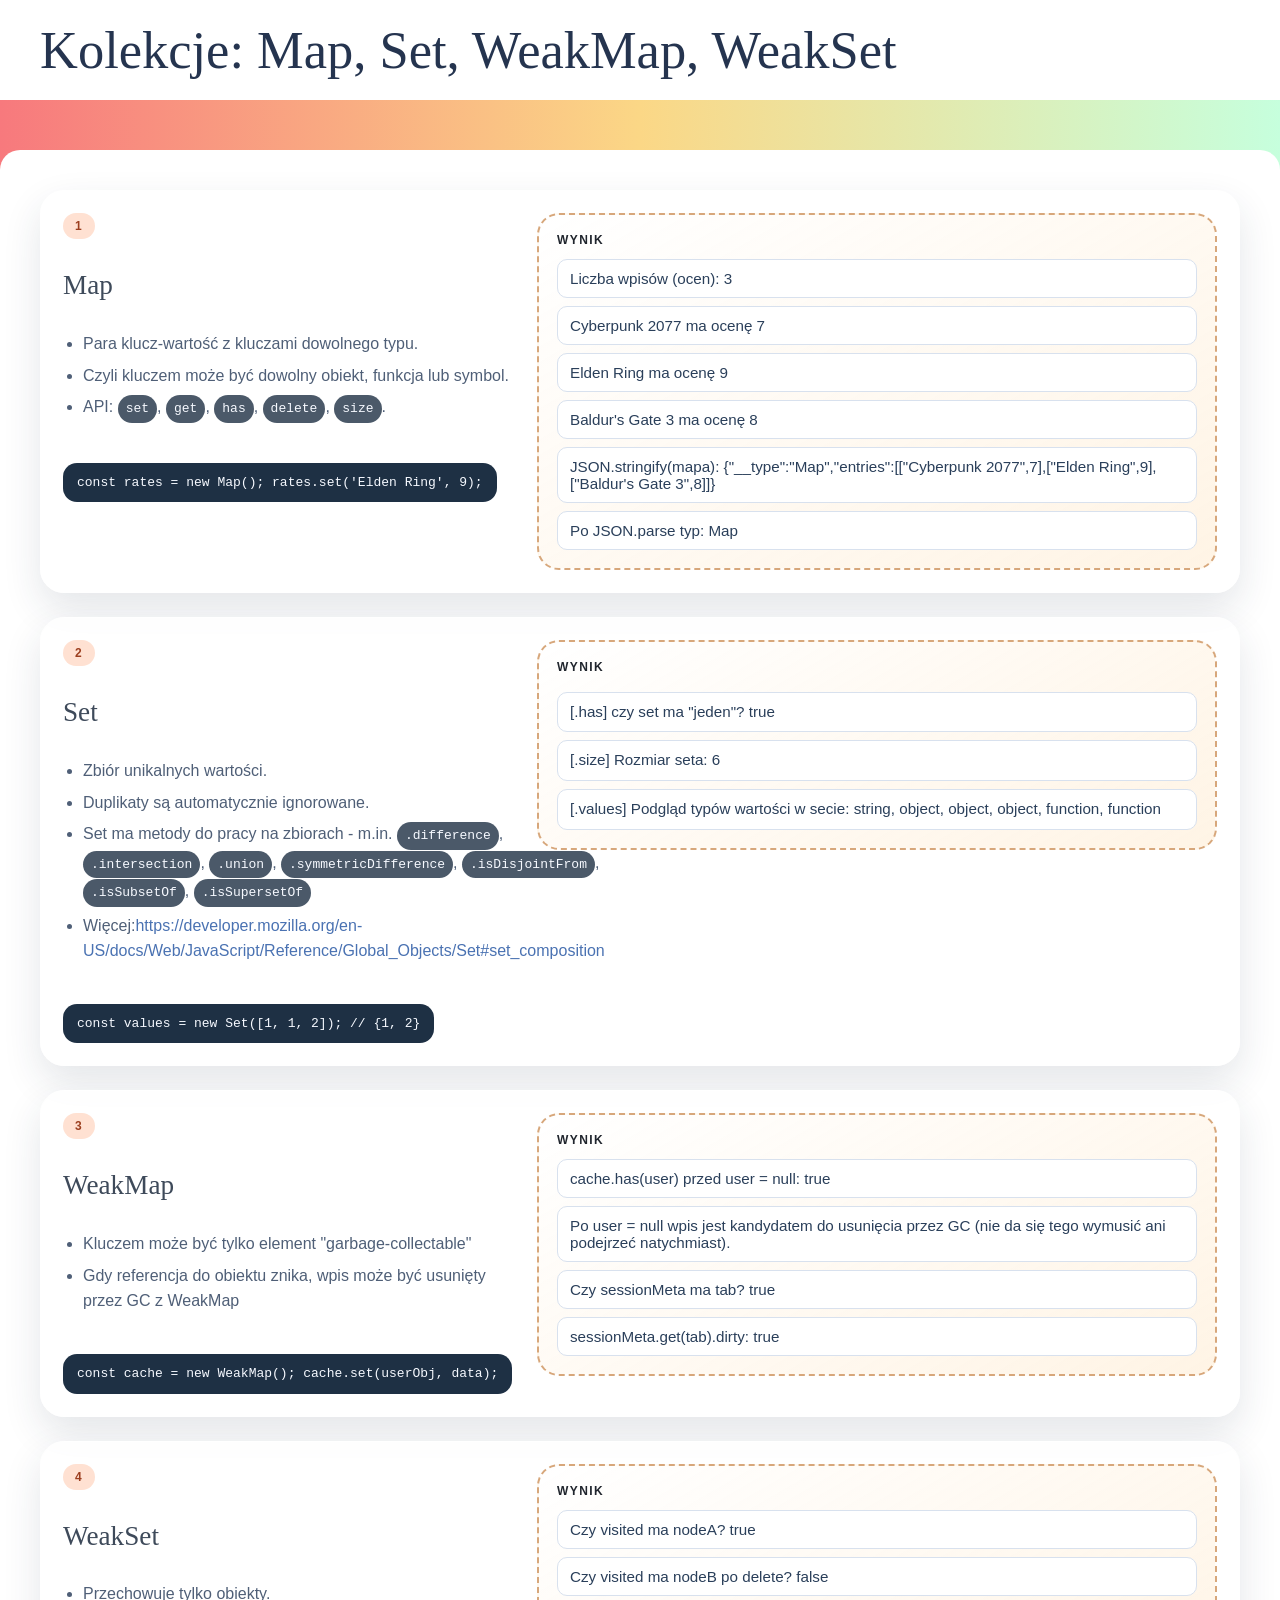
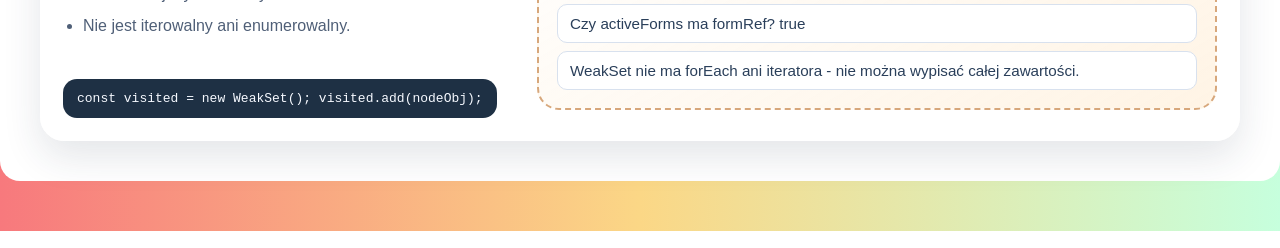
<file: konwersatoria/sp 7/Collections/index.html>
<!doctype html>
<html lang="en">
  <head>
    <meta charset="UTF-8" />
    <meta name="viewport" content="width=device-width, initial-scale=1.0" />
    <title>Map, Set, WeakMap, WeakSet</title>
    <script src="index.js" defer></script>
    <link rel="stylesheet" href="main.css" />
  </head>
  <body>
    <header>
      <h1>Kolekcje: Map, Set, WeakMap, WeakSet</h1>
    </header>

    <main>
      <section class="grid-step">
        <div class="step-copy">
          <span class="step-number">1</span>
          <h2>Map</h2>
          <ul>
            <li>Para klucz-wartość z kluczami dowolnego typu.</li>
            <li>Czyli kluczem może być dowolny obiekt, funkcja lub symbol.</li>
            <li>API: <code>set</code>, <code>get</code>, <code>has</code>, <code>delete</code>, <code>size</code>.</li>
          </ul>
          <code>const rates = new Map(); rates.set('Elden Ring', 9);</code>
        </div>

        <div class="demo-panel">
          <p class="token-label">Wynik</p>
          <div id="map-output" class="demo-output"></div>
        </div>
      </section>

      <section class="grid-step">
        <div class="step-copy">
          <span class="step-number">2</span>
          <h2>Set</h2>
          <ul>
            <li>Zbiór unikalnych wartości.</li>
            <li>Duplikaty są automatycznie ignorowane.</li>
            <li>
              Set ma metody do pracy na zbiorach - m.in. <code>.difference</code>, <code>.intersection</code>, <code>.union</code>,
              <code>.symmetricDifference</code>, <code>.isDisjointFrom</code>, <code>.isSubsetOf</code>, <code>.isSupersetOf</code>
            </li>
            <li>
              Więcej:<a href="https://developer.mozilla.org/en-US/docs/Web/JavaScript/Reference/Global_Objects/Set#set_composition" target="_blank"
                >https://developer.mozilla.org/en-US/docs/Web/JavaScript/Reference/Global_Objects/Set#set_composition</a
              >
            </li>
          </ul>
          <code>const values = new Set([1, 1, 2]); // {1, 2}</code>
        </div>

        <div class="demo-panel">
          <p class="token-label">Wynik</p>
          <div id="set-output" class="demo-output"></div>
        </div>
      </section>

      <section class="grid-step">
        <div class="step-copy">
          <span class="step-number">3</span>
          <h2>WeakMap</h2>
          <ul>
            <li>Kluczem może być tylko element "garbage-collectable"</li>
            <li>Gdy referencja do obiektu znika, wpis może być usunięty przez GC z WeakMap</li>
          </ul>
          <code>const cache = new WeakMap(); cache.set(userObj, data);</code>
        </div>

        <div class="demo-panel">
          <p class="token-label">Wynik</p>
          <div id="weakmap-output" class="demo-output"></div>
        </div>
      </section>

      <section class="grid-step">
        <div class="step-copy">
          <span class="step-number">4</span>
          <h2>WeakSet</h2>
          <ul>
            <li>Przechowuje tylko obiekty.</li>
            <li>Nie jest iterowalny ani enumerowalny.</li>
          </ul>
          <code>const visited = new WeakSet(); visited.add(nodeObj);</code>
        </div>

        <div class="demo-panel">
          <p class="token-label">Wynik</p>
          <div id="weakset-output" class="demo-output"></div>
        </div>
      </section>
    </main>
  </body>
</html>
</file>
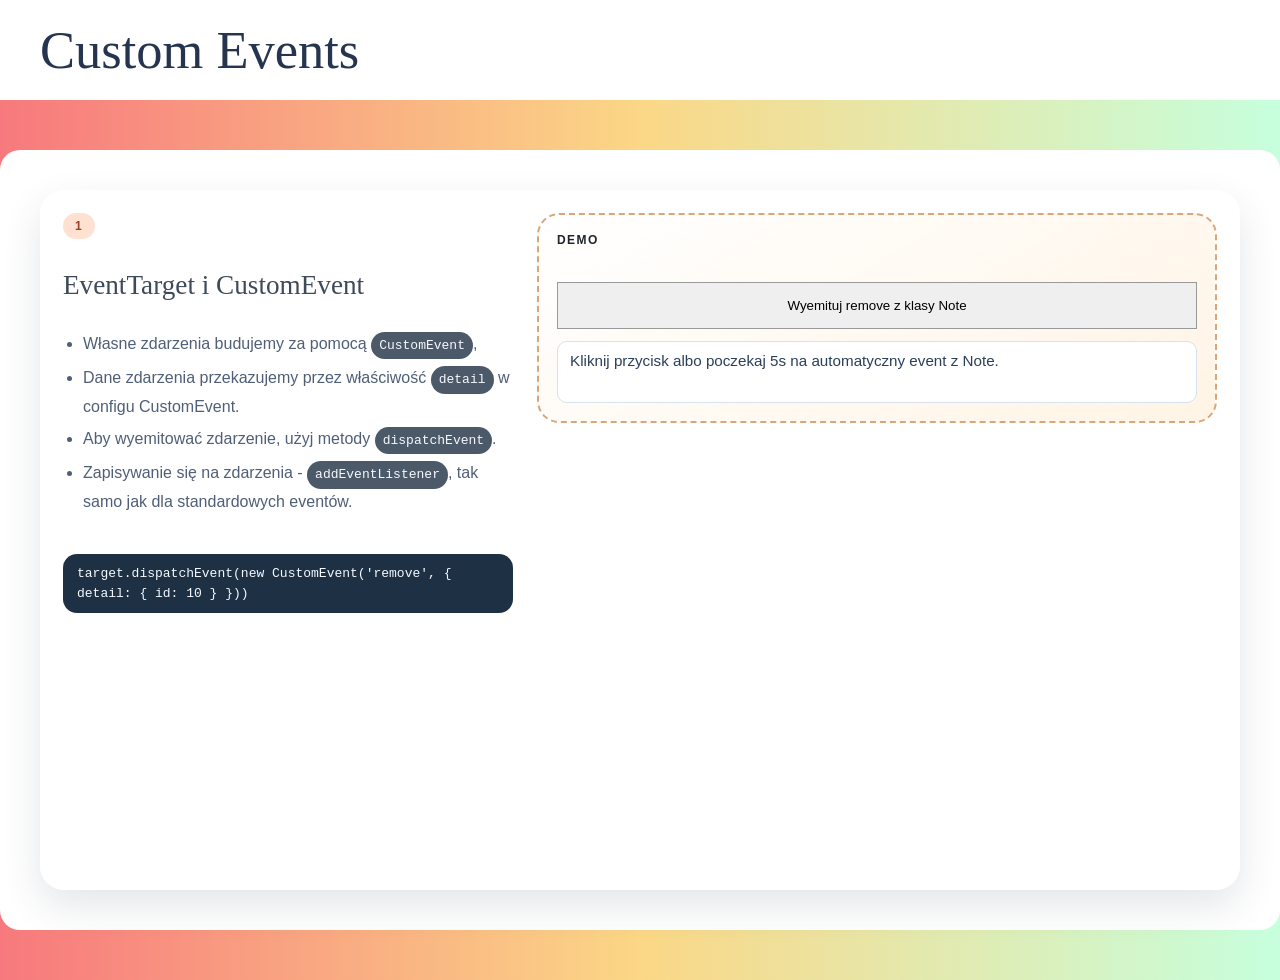
<file: konwersatoria/sp 7/CustomEvents/index.html>
<!doctype html>
<html lang="en">
  <head>
    <meta charset="UTF-8" />
    <meta name="viewport" content="width=device-width, initial-scale=1.0" />
    <title>Custom Events</title>
    <script src="custom-events.js" defer></script>
    <link rel="stylesheet" href="main.css" />
  </head>

  <body>
    <header>
      <h1>Custom Events</h1>
    </header>

    <main>
      <section class="grid-step">
        <div class="step-copy">
          <span class="step-number">1</span>
          <h2>EventTarget i CustomEvent</h2>
          <ul>
            <li>Własne zdarzenia budujemy za pomocą <code>CustomEvent</code>,</li>
            <li>Dane zdarzenia przekazujemy przez właściwość <code>detail</code> w configu CustomEvent.</li>
            <li>Aby wyemitować zdarzenie, użyj metody <code>dispatchEvent</code>.</li>
            <li>Zapisywanie się na zdarzenia - <code>addEventListener</code>, tak samo jak dla standardowych eventów.</li>
          </ul>
          <code>target.dispatchEvent(new CustomEvent('remove', { detail: { id: 10 } }))</code>
        </div>

        <div class="demo-panel">
          <p class="token-label">Demo</p>
          <button id="btn" class="source-btn" type="button">Wyemituj remove z klasy Note</button>
          <div id="event-log" class="demo-output">
            <p class="demo-row">Kliknij przycisk albo poczekaj 5s na automatyczny event z Note.</p>
          </div>
        </div>
      </section>
    </main>
  </body>
</html>
</file>
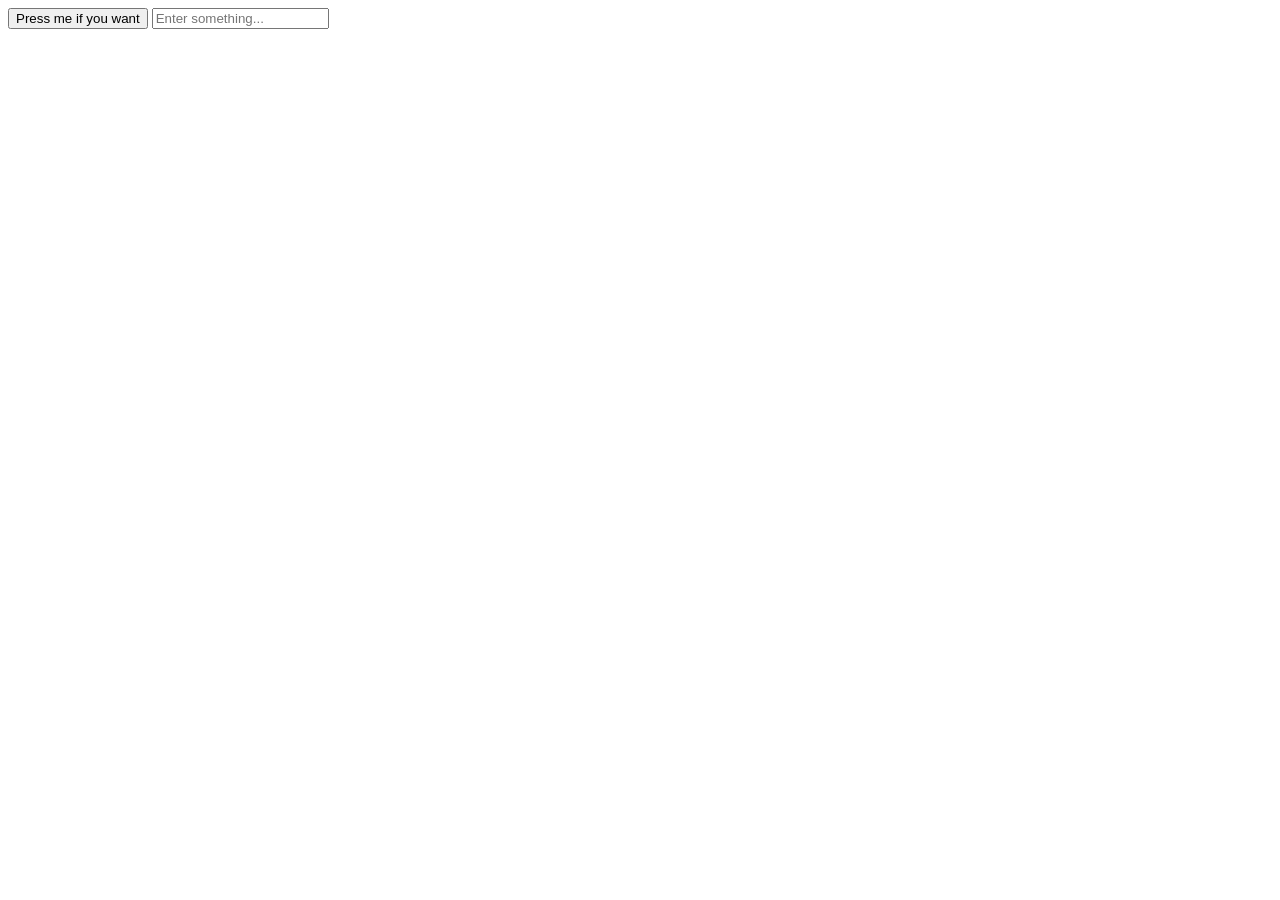
<file: konwersatoria/sp 2/40 - funkcje.html>
﻿<!doctype html>
<html>
  <head>
    <meta charset="utf-8" />
    <title>JS - Deklarowanie funkcji</title>
  </head>

  <body>
    <button id="ok">Press me if you want</button>
    <input id="input" type="text" placeholder="Enter something..." />
    <script>
      'use strict'

      // Wprowadzenie:
      // Funkcje są OBIEKTAMI. yep.
      // Mogą być używane jak obiekty - np. przechowywane w zmiennych czy tablicach, mogą być argumentami innych funkcji,
      // mogą być zwracane przez inne funkcje (uwaga na czas życia i zasięg zwróconej funkcji/obiektu - domknięcia)
      // Funkcja konstruktora posiada właściwość "this" (jeśli wywołamy funkcję jako konstruktor - z operatorem "new")
      // ..ale też this można używać w każdej funkcji:)

      // --------------------------------------
      // 1. Klasyka - tzw. function statement
      // --------------------------------------
      // funkcji można używać w kodzie przed jej deklaracją.
      const c = add(3, 5, 12, 1232343, 123123)
      function add(a, b, ...reszta) {}

      // funkcja jako argument innej funkcji/metody
      const ages = [10, 20, 30]
      const over15 = ages.every(function (age) {
        return age > 15
      })
      // bardziej życiowo: const over15 = ages.every( age => age>15 )

      // ----------------------
      // Argumenty funkcji
      // ----------------------
      // easy one

      function sum(a, b) {
        if (a === undefined || b === undefined) {
          throw new Error('Nie podałeś wszystkich argumentów!')
        }
        return a + b
      }

      // default values
      function addTax(amount, tax = 12) {
        return amount * (1 + tax)
      }

      // 'rest' operator
      function sumEmAll(a, b, ...rest) {
        let ret = a + b
        if (Array.isArray(rest)) {
          ret += rest.reduce((acc, val) => (acc += val), 0)
        }
        return ret
      }
      sumEmAll(1, 2, 3, 4, 5, 6, 7)

      // arguments object - old, old way
      function sum3(a, b, c) {
        console.log('[sum3] arguments:', a, b, c, arguments)
      }
      sum3(1)
      sum3(1, 2, 3)
      sum3(1, 2, 3, 4, 5, 6)

      // --------------------------------------------------------
      // 2. poprzez przypisanie do zmiennej
      // tzw. function expression z użyciem literału function()
      // --------------------------------------------------------

      // uwaga na hoisting
      let substr = function (a, b) {
        return a - b
      }
      // substr()

      // --------------------------------------------
      // 2. na wypasie - nazwana funkcja anonimowa
      // --------------------------------------------

      // wygodne do debugowania funkcji i rekurencji.
      // Nazwa funkcji widoczna jest jedynie w tejże funkcji!
      const recurr = function foo(i) {
        if (i < 0) {
          return
        }
        console.log(`begin: ${i}`)
        foo(i - 1)
        console.log(`end: ${i}`)
      }
      recurr(3)

      // ------------------------------------------
      // 3. "arrow functions" (lambda, fat arrow)
      // ------------------------------------------
      const div = (a, b) => a / b
      const div2 = function (a, b) {
        return a / b
      }
      // const logit = () => console.log('logit')

      // uwaga! strzałki nie tworzą nowego kontekstu dla 'this'! (w odróżnieniu od function() {})
      const btn = document.querySelector('#ok')
      const input = document.querySelector('#input')

      input.addEventListener('input', clickListener) // btn - HTMLElement
      btn.addEventListener('click', clickListener) // btn - HTMLElement
      btn.addEventListener('click', () => {
        console.log('[strzałka] this:', this) // window
        console.dir(this)
      }) // window
      function clickListener() {
        console.log('[klasyczna deklaracja funkcji] this:') // btn - HTMLElement
        console.dir(this)
      }

      // ---------------------------
      // 4. Closures (domknięcie)
      // to zasięg funkcyjny, który przeżył swoją egzekucję -)
      // ---------------------------

      function mama() {
        const dziecko = { age: 0 }
        return { tomek: dziecko }
      }
      const mamaZosia = mama()

      // ------------------------
      // 5. funkcje w funkcjach
      // ------------------------
      // f. wewn. ma dostęp do zmiennych f. zewn.
      // zmienne f. zewn. żyją tak długo, jak żyje f. wewn.
      // do f. wewn. nie ma bezpośredniego dostępu z zewnątrz (więc nie można jej nadpisać np poprzez inny skrypt)

      function liczMachine(licznikStart = 5) {
        let licznik = licznikStart
        function wyswietl() {
          console.log(licznik)
          licznik++
        }
        return wyswietl
      }

      console.log('[licz machine]')
      let licz = liczMachine()
      let licz2 = liczMachine()

      licz()
      licz()
      licz()
      licz2()
      licz2()
      licz2()

      // ---------------------------------------------
      // 6. IIFE (natychmiastowe wywołanie funkcji)
      // czyli jak zabezpieczyć kod przed zmianami/usunięciem przez inne skrypty
      // ---------------------------------------------
      ;(function () {
        return {
          add: function (a, b) {
            return a + b
          },
          sub: function (a, b) {
            return a - b
          },
        }
      })()

      // ---------------------------------------------
      // 5. funkcje konstruktora
      // ---------------------------------------------
      function User() {
        this.isDead = false
      }
      const newton = new User()

      // ---------------------------------------------
      // 7. prototypy - rozszerzanie funkcji
      // ---------------------------------------------

      // chaining - poszukiwanie zmiennych/metod w łańcuchu prototypów
      User.prototype.isDead = true
      User.prototype.isZombie = true

      const zed = new User()
      const bunio = new User()

      console.log(zed.isDead) // z funkcji
      delete zed.isDead
      console.log(zed.isDead) // z prototypu

      // ---------------------------------------------
      // 8. paskudna (ale skuteczna;) praktyka - wstrzykiwanie funkcjonalności poprzez obiekty podstawowe
      // ---------------------------------------------
      // analogicznie: Object.prototype, Number.prototype itd
      Function.prototype.wirus = function () {
        console.log('jestę wirusę i jestę w kaszsszdej funkcji:)')
      }

      // ups
      add.wirus()
      licz.wirus()
    </script>
  </body>
</html>
</file>
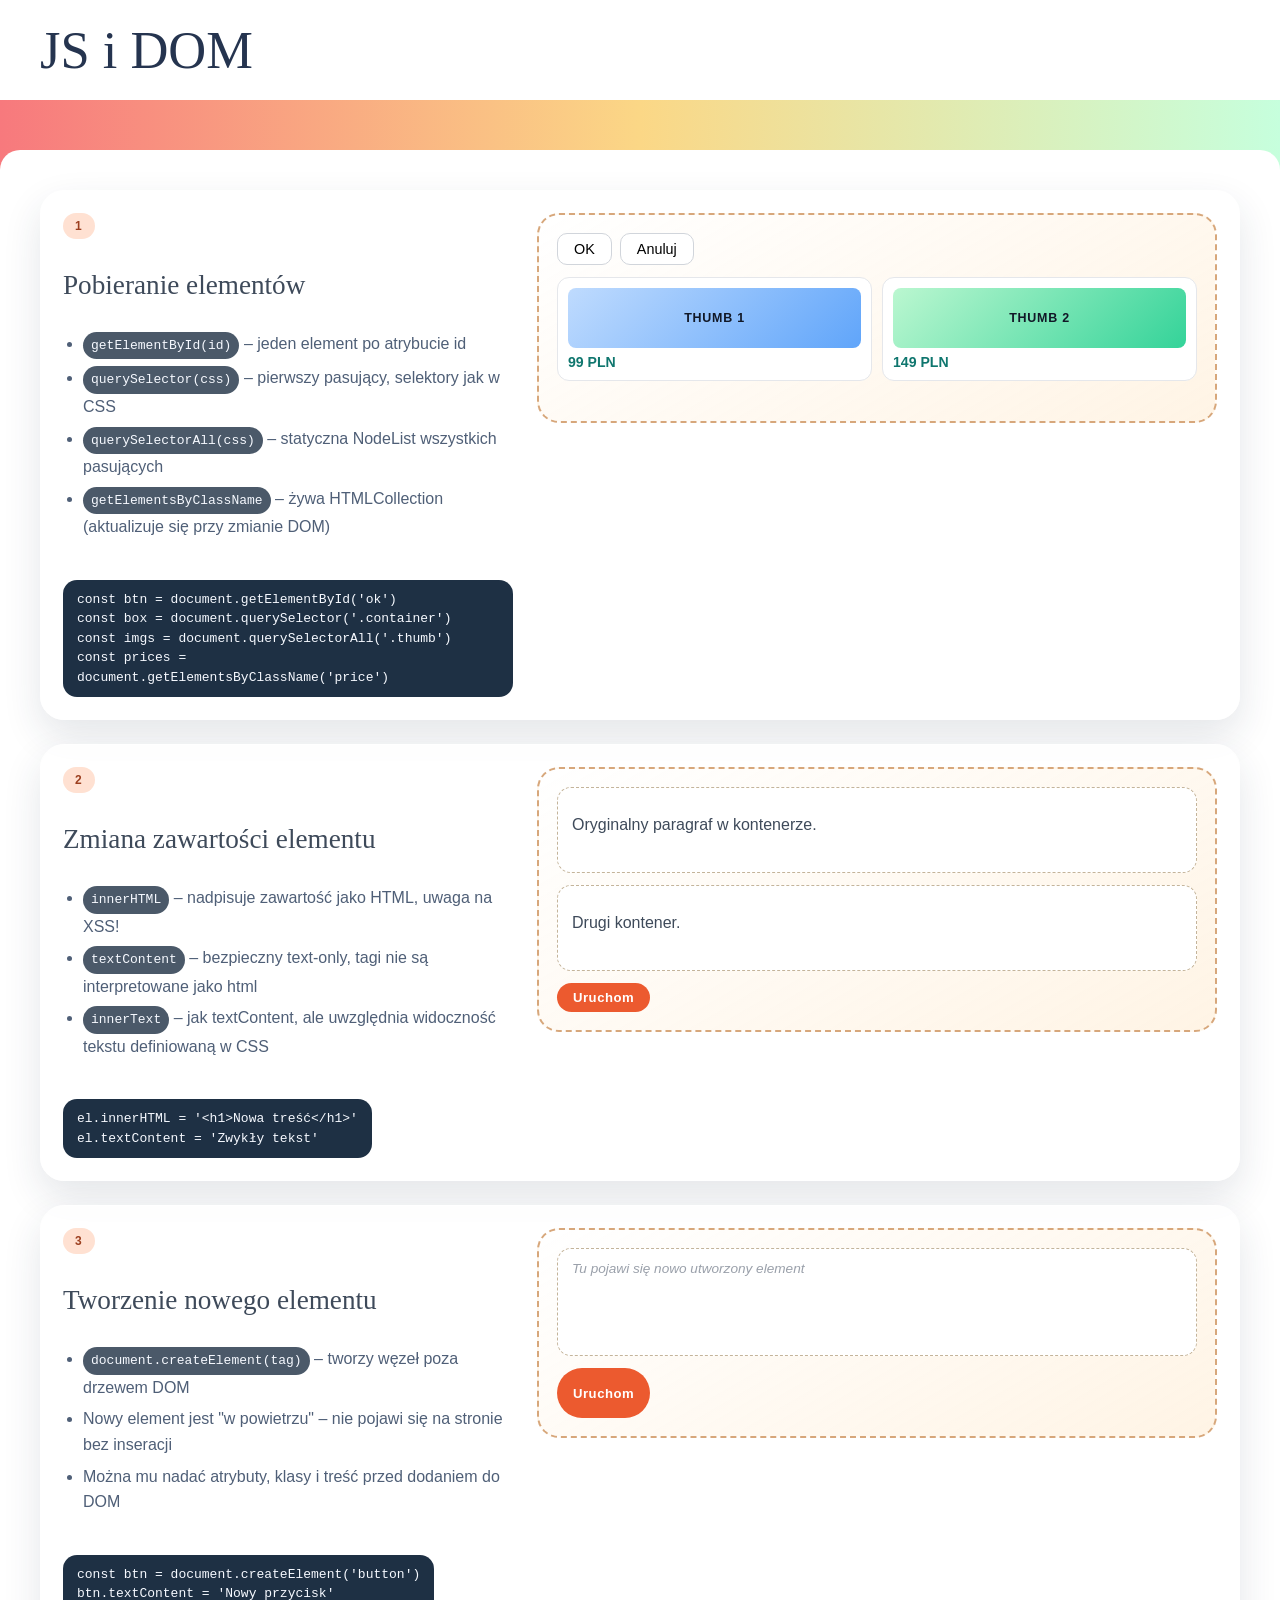
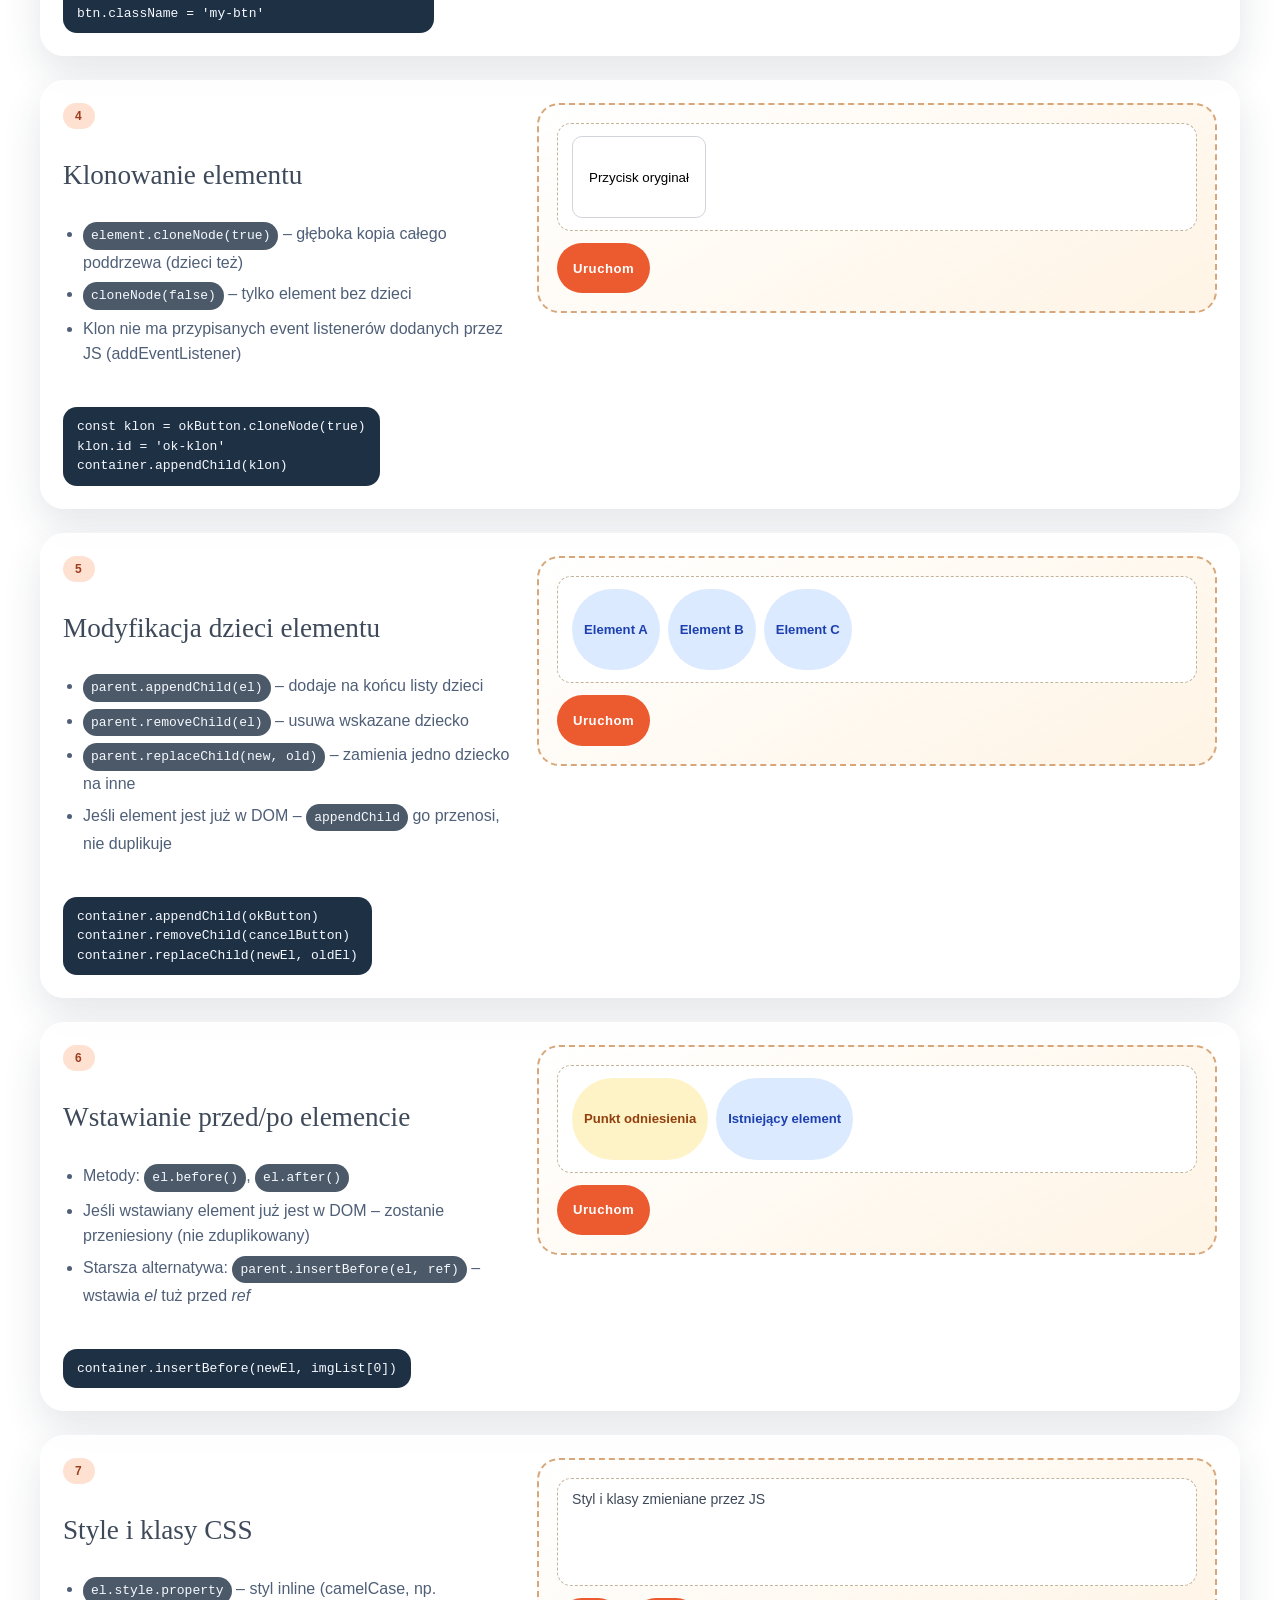
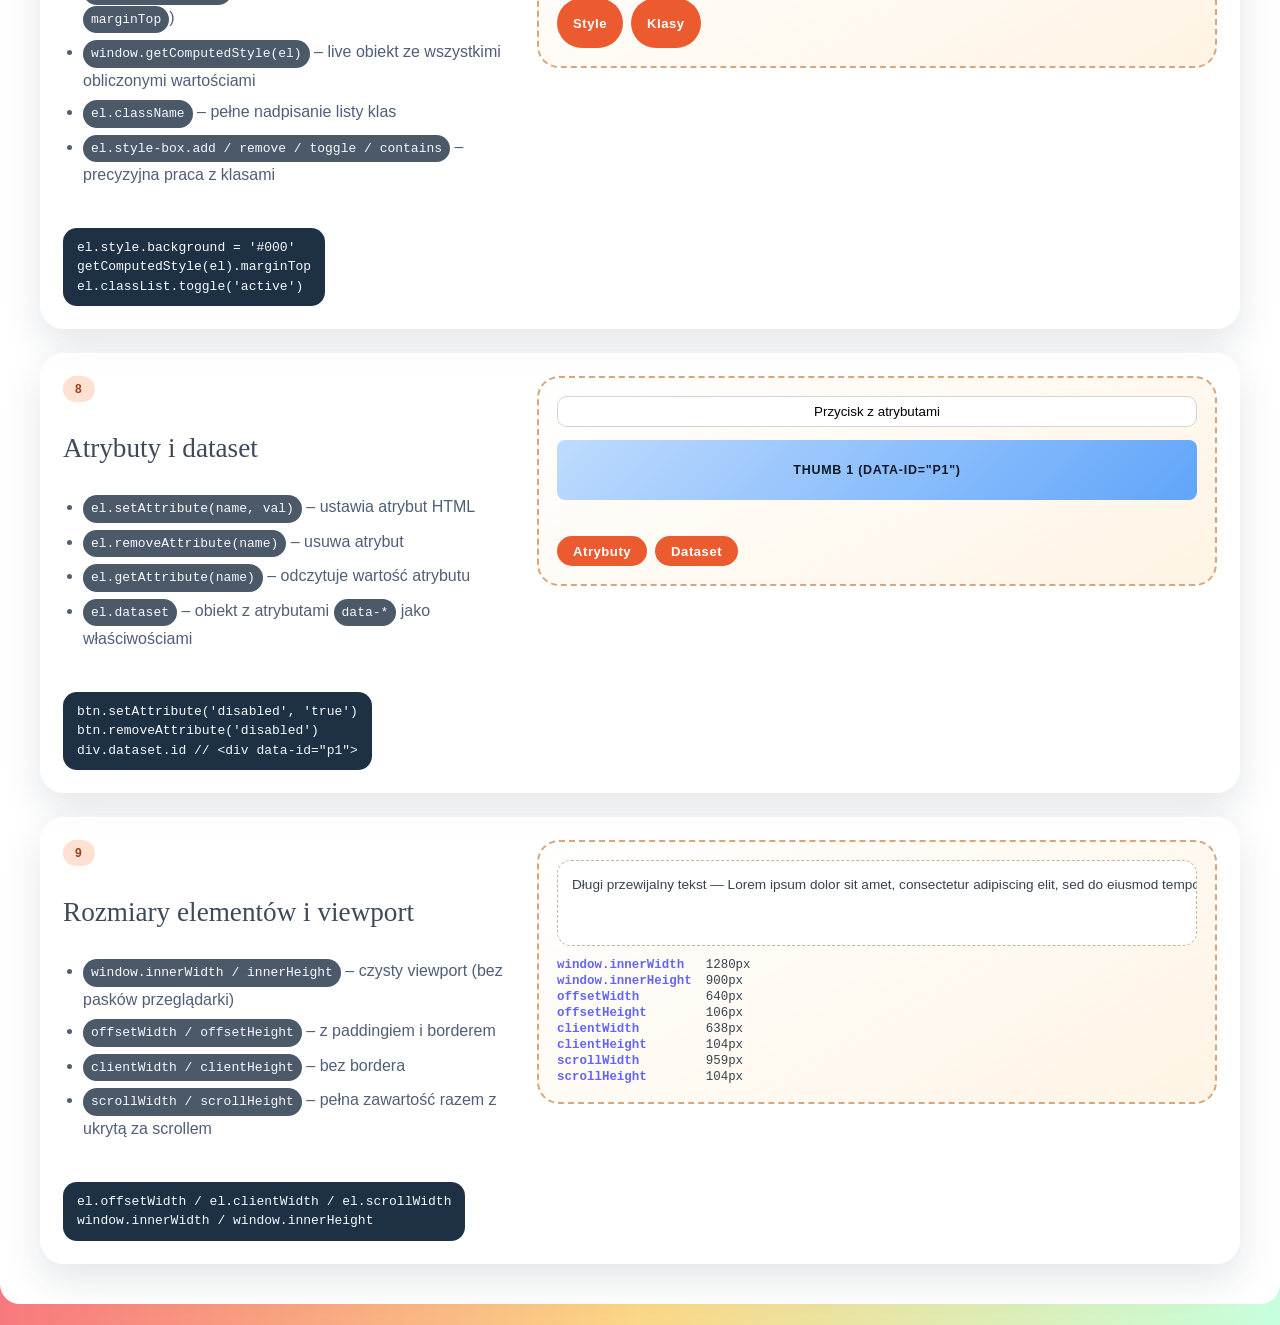
<file: konwersatoria/sp 4/60-js-dom.html>
<!doctype html>
<html lang="pl">
  <head>
    <meta charset="UTF-8" />
    <meta name="viewport" content="width=device-width, initial-scale=1.0" />
    <link rel="stylesheet" href="main.css" />
    <link rel="stylesheet" href="60-js-dom.css" />
    <title>JS i DOM</title>
  </head>
  <body>
    <header>
      <h1>JS i DOM</h1>
    </header>
    <main>
      <!-- 1. getElements -->
      <section class="grid-step">
        <div class="step-copy">
          <span class="step-number">1</span>
          <h2>Pobieranie elementów</h2>
          <ul>
            <li><code>getElementById(id)</code> – jeden element po atrybucie id</li>
            <li><code>querySelector(css)</code> – pierwszy pasujący, selektory jak w CSS</li>
            <li><code>querySelectorAll(css)</code> – statyczna NodeList wszystkich pasujących</li>
            <li><code>getElementsByClassName</code> – żywa HTMLCollection (aktualizuje się przy zmianie DOM)</li>
          </ul>
          <code>
            const btn = document.getElementById('ok') <br />
            const box = document.querySelector('.container') <br />
            const imgs = document.querySelectorAll('.thumb') <br />
            const prices = document.getElementsByClassName('price')
          </code>
        </div>
        <div class="demo-panel demo-selectors">
          <div class="selector-row">
            <button id="ok">OK</button>
            <button id="cancel">Anuluj</button>
          </div>
          <div class="container products-grid">
            <article class="product">
              <div class="thumb thumb-1" data-id="p1" role="img" aria-label="Produkt 1">thumb 1</div>
              <p class="price">99 PLN</p>
            </article>
            <article class="product">
              <div class="thumb thumb-2" data-id="p2" role="img" aria-label="Produkt 2">thumb 2</div>
              <p class="price">149 PLN</p>
            </article>
          </div>
          <p id="selectors-log" class="demo-log"></p>
        </div>
      </section>

      <!-- 2. changeElementContent -->
      <section class="grid-step">
        <div class="step-copy">
          <span class="step-number">2</span>
          <h2>Zmiana zawartości elementu</h2>
          <ul>
            <li><code>innerHTML</code> – nadpisuje zawartość jako HTML, uwaga na XSS!</li>
            <li><code>textContent</code> – bezpieczny text-only, tagi nie są interpretowane jako html</li>
            <li><code>innerText</code> – jak textContent, ale uwzględnia widoczność tekstu definiowaną w CSS</li>
          </ul>
          <code>
            el.innerHTML = '&lt;h1&gt;Nowa treść&lt;/h1&gt;' <br />
            el.textContent = 'Zwykły tekst'
          </code>
        </div>
        <div class="demo-panel demo-content">
          <div id="content-box" class="demo-box">
            <p>Oryginalny paragraf w kontenerze.</p>
          </div>
          <div id="content-box2" class="demo-box">
            <p>Drugi kontener.</p>
          </div>
          <div class="demo-controls">
            <button onclick="changeElementContent()">Uruchom</button>
          </div>
        </div>
      </section>

      <!-- 3. createElement -->
      <section class="grid-step">
        <div class="step-copy">
          <span class="step-number">3</span>
          <h2>Tworzenie nowego elementu</h2>
          <ul>
            <li><code>document.createElement(tag)</code> – tworzy węzeł poza drzewem DOM</li>
            <li>Nowy element jest "w powietrzu" – nie pojawi się na stronie bez inseracji</li>
            <li>Można mu nadać atrybuty, klasy i treść przed dodaniem do DOM</li>
          </ul>
          <code>
            const btn = document.createElement('button') <br />
            btn.textContent = 'Nowy przycisk' <br />
            btn.className = 'my-btn'
          </code>
        </div>
        <div class="demo-panel demo-create">
          <div id="create-box" class="demo-box">
            <p class="demo-hint">Tu pojawi się nowo utworzony element</p>
          </div>
          <div class="demo-controls">
            <button onclick="createNewElement()">Uruchom</button>
          </div>
        </div>
      </section>

      <!-- 4. cloneElement -->
      <section class="grid-step">
        <div class="step-copy">
          <span class="step-number">4</span>
          <h2>Klonowanie elementu</h2>
          <ul>
            <li><code>element.cloneNode(true)</code> – głęboka kopia całego poddrzewa (dzieci też)</li>
            <li><code>cloneNode(false)</code> – tylko element bez dzieci</li>
            <li>Klon nie ma przypisanych event listenerów dodanych przez JS (addEventListener)</li>
          </ul>
          <code>
            const klon = okButton.cloneNode(true) <br />
            klon.id = 'ok-klon' <br />
            container.appendChild(klon)
          </code>
        </div>

        <div class="demo-panel demo-clone">
          <div id="clone-box" class="demo-box">
            <button id="clone-source" class="source-btn">Przycisk oryginał</button>
          </div>
          <div class="demo-controls">
            <button onclick="cloneElement()">Uruchom</button>
          </div>
        </div>
      </section>

      <!-- 5. changeElementDescendants -->
      <section class="grid-step">
        <div class="step-copy">
          <span class="step-number">5</span>
          <h2>Modyfikacja dzieci elementu</h2>
          <ul>
            <li><code>parent.appendChild(el)</code> – dodaje na końcu listy dzieci</li>
            <li><code>parent.removeChild(el)</code> – usuwa wskazane dziecko</li>
            <li><code>parent.replaceChild(new, old)</code> – zamienia jedno dziecko na inne</li>
            <li>Jeśli element jest już w DOM – <code>appendChild</code> go przenosi, nie duplikuje</li>
          </ul>
          <code>
            container.appendChild(okButton) <br />
            container.removeChild(cancelButton) <br />
            container.replaceChild(newEl, oldEl)
          </code>
        </div>
        <div class="demo-panel demo-descendants">
          <div id="descendants-box" class="demo-box">
            <span class="dom-chip" id="chip-a">Element A</span>
            <span class="dom-chip" id="chip-b">Element B</span>
            <span class="dom-chip" id="chip-c">Element C</span>
          </div>
          <div class="demo-controls">
            <button onclick="changeElementDescendants()">Uruchom</button>
          </div>
        </div>
      </section>

      <!-- 6. changeSiblings -->
      <section class="grid-step">
        <div class="step-copy">
          <span class="step-number">6</span>
          <h2>Wstawianie przed/po elemencie</h2>
          <ul>
            <li>Metody: <code>el.before()</code>, <code>el.after()</code></li>
            <li>Jeśli wstawiany element już jest w DOM – zostanie przeniesiony (nie zduplikowany)</li>
            <li>Starsza alternatywa: <code>parent.insertBefore(el, ref)</code> – wstawia <em>el</em> tuż przed <em>ref</em></li>
          </ul>
          <code> container.insertBefore(newEl, imgList[0]) <br /> </code>
        </div>
        <div class="demo-panel demo-insert">
          <div id="insert-box" class="demo-box">
            <span class="dom-chip chip-ref" id="insert-ref">Punkt odniesienia</span>
            <span class="dom-chip chip-to-move">Istniejący element</span>
          </div>
          <div class="demo-controls">
            <button onclick="changeSiblings()">Uruchom</button>
          </div>
        </div>
      </section>

      <!-- 7. changeElementStyle + changeElementClasses -->
      <section class="grid-step">
        <div class="step-copy">
          <span class="step-number">7</span>
          <h2>Style i klasy CSS</h2>
          <ul>
            <li><code>el.style.property</code> – styl inline (camelCase, np. <code>marginTop</code>)</li>
            <li><code>window.getComputedStyle(el)</code> – live obiekt ze wszystkimi obliczonymi wartościami</li>
            <li><code>el.className</code> – pełne nadpisanie listy klas</li>
            <li><code>el.style-box.add / remove / toggle / contains</code> – precyzyjna praca z klasami</li>
          </ul>
          <code>
            el.style.background = '#000' <br />
            getComputedStyle(el).marginTop <br />
            el.classList.toggle('active')
          </code>
        </div>
        <div class="demo-panel demo-styles">
          <div id="style-box" class="demo-box style-target">
            <p>Styl i klasy zmieniane przez JS</p>
            <p id="style-log" class="demo-log"></p>
          </div>
          <div class="demo-controls">
            <button onclick="changeElementStyle()">Style</button>
            <button onclick="changeElementClasses()">Klasy</button>
          </div>
        </div>
      </section>

      <!-- 8. changeElementAttributes + changeElementDataset -->
      <section class="grid-step">
        <div class="step-copy">
          <span class="step-number">8</span>
          <h2>Atrybuty i dataset</h2>
          <ul>
            <li><code>el.setAttribute(name, val)</code> – ustawia atrybut HTML</li>
            <li><code>el.removeAttribute(name)</code> – usuwa atrybut</li>
            <li><code>el.getAttribute(name)</code> – odczytuje wartość atrybutu</li>
            <li><code>el.dataset</code> – obiekt z atrybutami <code>data-*</code> jako właściwościami</li>
          </ul>
          <code>
            btn.setAttribute('disabled', 'true') <br />
            btn.removeAttribute('disabled') <br />
            div.dataset.id // &lt;div data-id="p1"&gt;
          </code>
        </div>
        <div class="demo-panel demo-attributes">
          <button id="attr-btn" class="source-btn">Przycisk z atrybutami</button>
          <div class="thumb thumb-1" id="attr-div" data-id="p1" data-username="john" role="img" aria-label="Produkt 1">thumb 1 (data-id="p1")</div>
          <p id="attr-log" class="demo-log"></p>
          <div class="demo-controls">
            <button onclick="changeElementAttributes()">Atrybuty</button>
            <button onclick="changeElementDataset()">Dataset</button>
          </div>
        </div>
      </section>

      <!-- 9. rozmiary -->
      <section class="grid-step">
        <div class="step-copy">
          <span class="step-number">9</span>
          <h2>Rozmiary elementów i viewport</h2>
          <ul>
            <li><code>window.innerWidth / innerHeight</code> – czysty viewport (bez pasków przeglądarki)</li>
            <li><code>offsetWidth / offsetHeight</code> – z paddingiem i borderem</li>
            <li><code>clientWidth / clientHeight</code> – bez bordera</li>
            <li><code>scrollWidth / scrollHeight</code> – pełna zawartość razem z ukrytą za scrollem</li>
          </ul>
          <code>
            el.offsetWidth / el.clientWidth / el.scrollWidth <br />
            window.innerWidth / window.innerHeight
          </code>
        </div>
        <div class="demo-panel demo-sizes">
          <div id="sizes-box" class="demo-box sizes-scroll-box">
            <div class="sizes-inner">
              Długi przewijalny tekst — Lorem ipsum dolor sit amet, consectetur adipiscing elit, sed do eiusmod tempor incididunt ut labore et dolore magna
              aliqua ut enim.
            </div>
          </div>
          <dl id="sizes-output" class="sizes-readout"></dl>
        </div>
      </section>
    </main>
    <script src="60-js-dom.js"></script>
  </body>
</html>
</file>
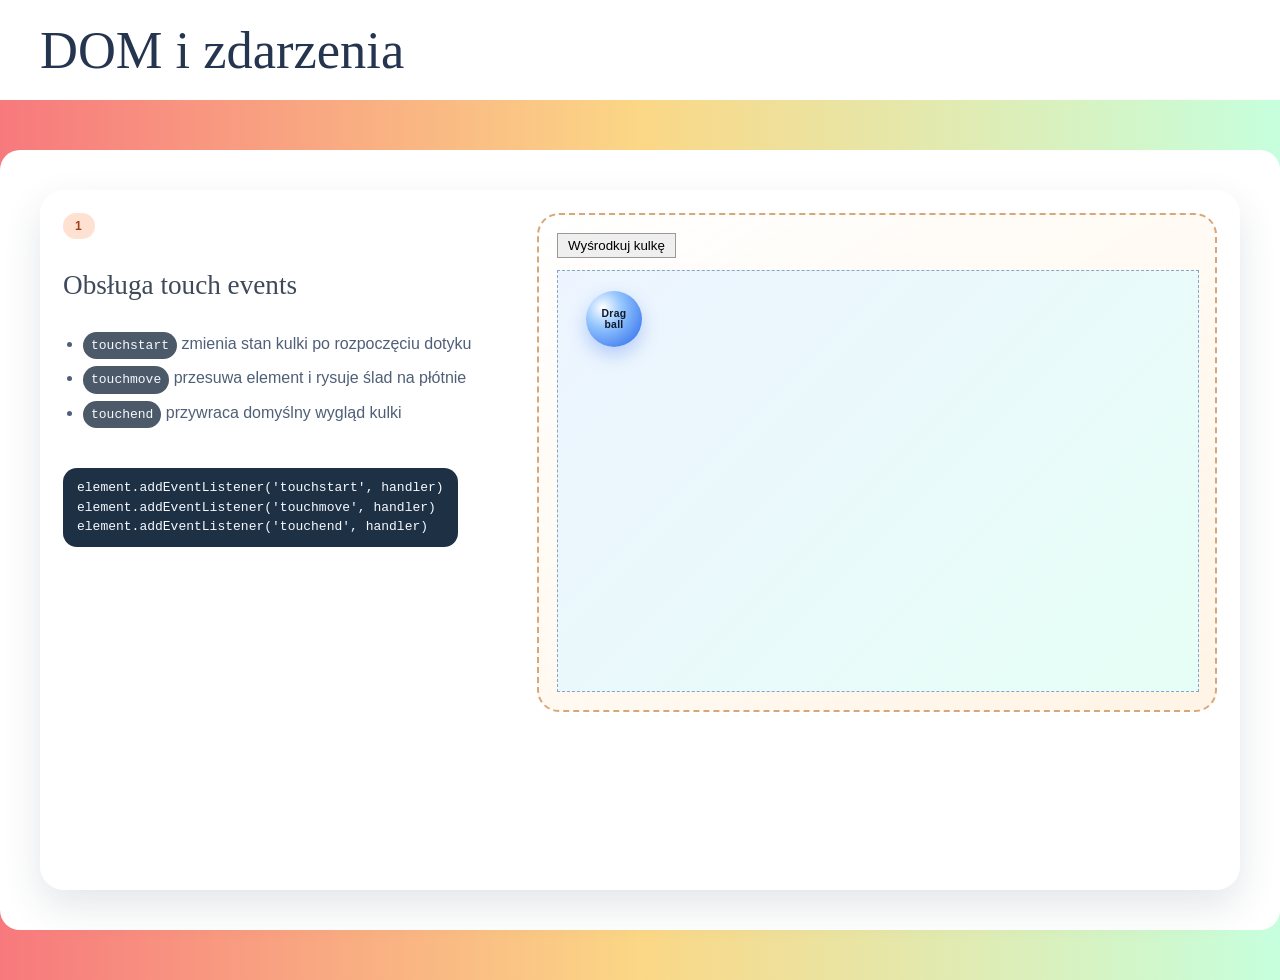
<file: konwersatoria/sp 4/65-dom-zdarzenia.html>
<!doctype html>
<html lang="en">
  <head>
    <meta charset="UTF-8" />
    <meta name="viewport" content="width=device-width, initial-scale=1.0" />
    <title>DOM, zdarzenia w JS</title>
    <script type="text/javascript" src="./65-dom-zdarzenia.js"></script>
    <link rel="stylesheet" href="main.css" />
    <link rel="stylesheet" href="65-dom-zdarzenia.css" />
    <style></style>
  </head>

  <body>
    <header>
      <h1>DOM i zdarzenia</h1>
    </header>
    <main>
      <section class="grid-step">
        <div class="step-copy">
          <span class="step-number">1</span>
          <h2>Obsługa touch events</h2>
          <ul>
            <li><code>touchstart</code> zmienia stan kulki po rozpoczęciu dotyku</li>
            <li><code>touchmove</code> przesuwa element i rysuje ślad na płótnie</li>
            <li><code>touchend</code> przywraca domyślny wygląd kulki</li>
          </ul>
          <code>
            element.addEventListener('touchstart', handler) <br />
            element.addEventListener('touchmove', handler) <br />
            element.addEventListener('touchend', handler)
          </code>
        </div>
        <div class="demo-panel demo-touch-events">
          <div class="demo-controls">
            <button class="source-btn" id="btn">Wyśrodkuj kulkę</button>
            <button id="brush" type="button" class="source-btn touch-ball">Drag ball</button>
          </div>
          <div id="canvas" class="demo-box touch-canvas"></div>
        </div>
      </section>
    </main>
  </body>
</html>
</file>
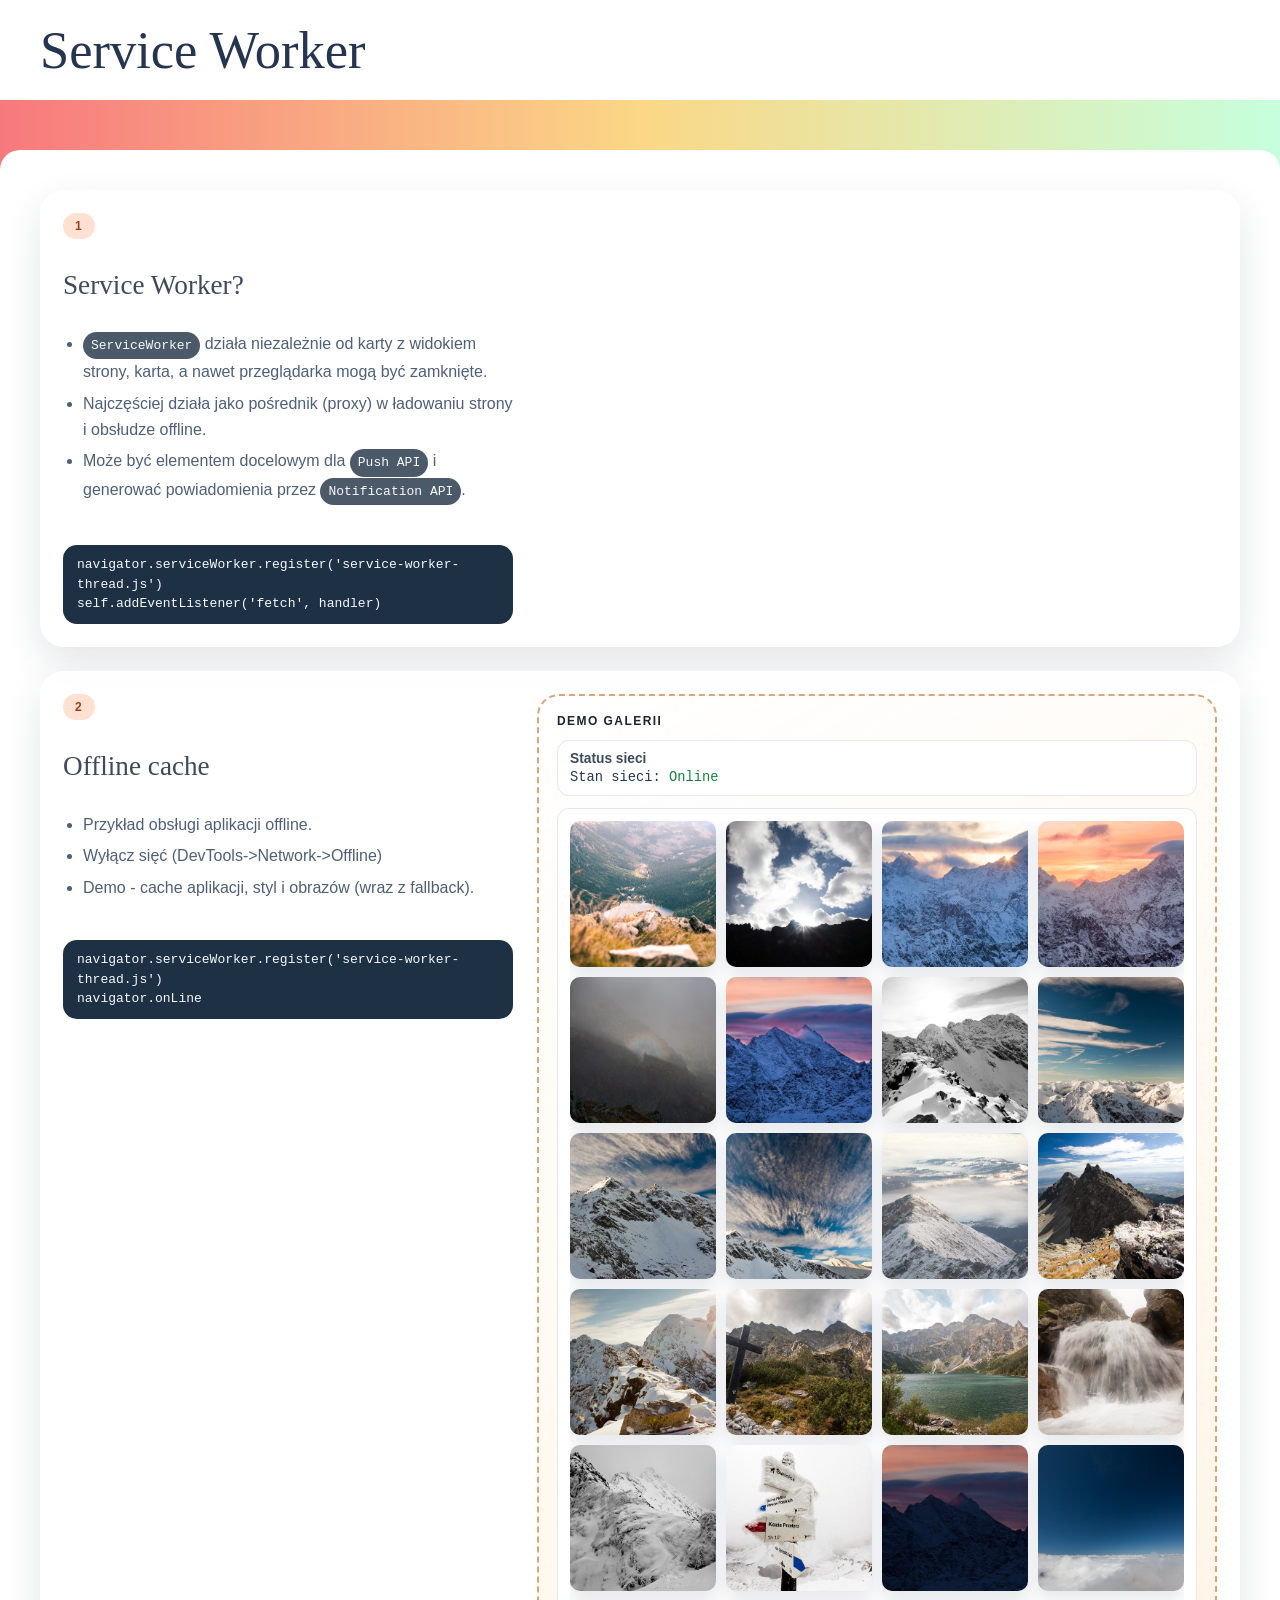
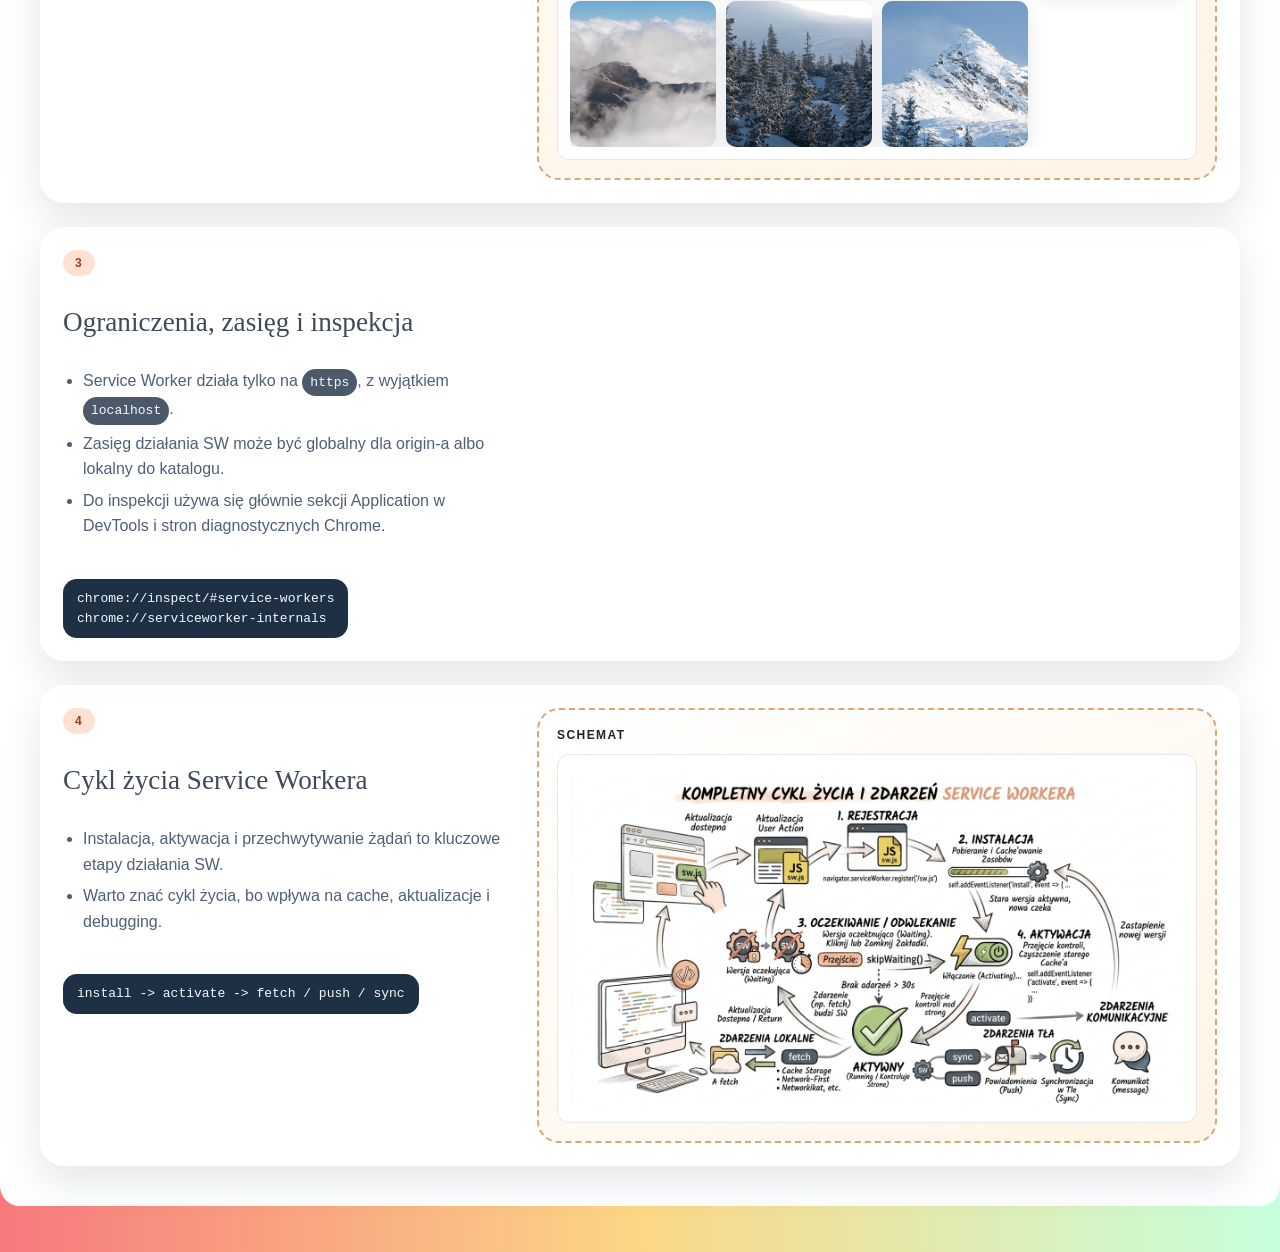
<file: konwersatoria/sp 6/ServiceWorker/service-worker.html>
<!doctype html>
<html lang="en">
  <head>
    <meta charset="UTF-8" />
    <meta name="viewport" content="width=device-width, initial-scale=1.0" />
    <title>Service Worker</title>
    <script type="text/javascript" src="service-worker.js"></script>
    <link rel="stylesheet" href="../main.css" />
    <link rel="stylesheet" href="../worker.css" />
    <link rel="stylesheet" href="service-worker.css" />
    <link rel="icon" href="data:;base64,iVBORw0KGgo=" />
    <link rel="manifest" href="./imageapp_1.webmanifest" />
    <style></style>
  </head>

  <body>
    <!-- 
        ServiceWorker działa niezależnie od karty z widokiem strony, karta (a nawet przeglądarka) mogą być zamknięte:)
        ServiceWorker działa najcześciej jako:
        a/ pośrednik (proxy) w ładowaniu strony - obsługuje stronę offline
        b/ jako element docelowy powiadomień Push API (wysyłanych przez zewnętrzne źródło)
        c/ jako generator powiadomień dla użytkownika (Notification API)
        
        Ograniczenia: tylko na https (z wyłączeniem localhost)

        Cykl życia service workera: ./sw-lifecycle.png ./service-worker-lifecycle.jpg

        // Zasięg działania SW - może być globalny dla origin-a 
        // lub lokalny do katalogu (wtedy SW musi być w katalogu)

        // Inspekcja: 
        // sekcja Application DevTools
        // chrome://inspect/#service-workers
        // chrome://serviceworker-internals (możliwość debugowanie startu SW)

        RESOURCES:
        GUIDE 
        https://www.smashingmagazine.com/2018/11/guide-pwa-progressive-web-applications/
        https://developer.mozilla.org/en-US/docs/Web/API/Service_Worker_API/Using_Service_Workers
        https://developers.google.com/web/fundamentals/primers/service-workers/
        https://serviceworke.rs/push-payload_demo.html
        
     -->
    <header>
      <h1>Service Worker</h1>
    </header>

    <main>
      <section class="grid-step">
        <div class="step-copy">
          <span class="step-number">1</span>
          <h2>Service Worker?</h2>
          <ul>
            <li><code>ServiceWorker</code> działa niezależnie od karty z widokiem strony, karta, a nawet przeglądarka mogą być zamknięte.</li>
            <li>Najczęściej działa jako pośrednik (proxy) w ładowaniu strony i obsłudze offline.</li>
            <li>Może być elementem docelowym dla <code>Push API</code> i generować powiadomienia przez <code>Notification API</code>.</li>
          </ul>
          <code>
            navigator.serviceWorker.register('service-worker-thread.js')<br />
            self.addEventListener('fetch', handler)
          </code>
        </div>
      </section>

      <section class="grid-step">
        <div class="step-copy">
          <span class="step-number">2</span>
          <h2>Offline cache</h2>
          <ul>
            <li>Przykład obsługi aplikacji offline.</li>
            <li>Wyłącz sięć (DevTools->Network->Offline)</li>
            <li>Demo - cache aplikacji, styl i obrazów (wraz z fallback).</li>
          </ul>
          <code>
            navigator.serviceWorker.register('service-worker-thread.js')<br />
            navigator.onLine
          </code>
        </div>

        <div class="demo-panel service-worker-panel">
          <p class="token-label">Demo galerii</p>
          <div class="result-card">
            <strong>Status sieci</strong>
            <p id="net-status" class="demo-log">Stan sieci: sprawdzanie...</p>
          </div>

          <div class="gallery-card">
            <div id="gallery">
              <img src="img/1.jpg" alt="" />
              <img src="img/2.jpg" alt="" />
              <img src="img/3.jpg" alt="" />
              <img src="img/4.jpg" alt="" />
              <img src="img/5.jpg" alt="" />
              <img src="img/6.jpg" alt="" />
              <img src="img/7.jpg" alt="" />
              <img src="img/8.jpg" alt="" />
              <img src="img/9.jpg" alt="" />
              <img src="img/10.jpg" alt="" />
              <img src="img/11.jpg" alt="" />
              <img src="img/12.jpg" alt="" />
              <img src="img/13.jpg" alt="" />
              <img src="img/14.jpg" alt="" />
              <img src="img/15.jpg" alt="" />
              <img src="img/16.jpg" alt="" />
              <img src="img/17.jpg" alt="" />
              <img src="img/18.jpg" alt="" />
              <img src="img/19.jpg" alt="" />
              <img src="img/20.jpg" alt="" />
              <img src="img/21.jpg" alt="" />
              <img src="img/22.jpg" alt="" />
              <img src="img/23.jpg" alt="" />
            </div>
          </div>
        </div>
      </section>

      <section class="grid-step">
        <div class="step-copy">
          <span class="step-number">3</span>
          <h2>Ograniczenia, zasięg i inspekcja</h2>
          <ul>
            <li>Service Worker działa tylko na <code>https</code>, z wyjątkiem <code>localhost</code>.</li>
            <li>Zasięg działania SW może być globalny dla origin-a albo lokalny do katalogu.</li>
            <li>Do inspekcji używa się głównie sekcji Application w DevTools i stron diagnostycznych Chrome.</li>
          </ul>
          <code>
            chrome://inspect/#service-workers<br />
            chrome://serviceworker-internals
          </code>
        </div>
      </section>

      <section class="grid-step">
        <div class="step-copy">
          <span class="step-number">4</span>
          <h2>Cykl życia Service Workera</h2>
          <ul>
            <li>Instalacja, aktywacja i przechwytywanie żądań to kluczowe etapy działania SW.</li>
            <li>Warto znać cykl życia, bo wpływa na cache, aktualizacje i debugging.</li>
          </ul>
          <code>install -&gt; activate -&gt; fetch / push / sync</code>
        </div>

        <div class="demo-panel">
          <p class="token-label">Schemat</p>
          <div class="result-card lifecycle-card">
            <img class="lifecycle-image" src="./service-worker-lifecycle.png" alt="Cykl życia Service Workera" />
          </div>
        </div>
      </section>
    </main>
  </body>
</html>
</file>
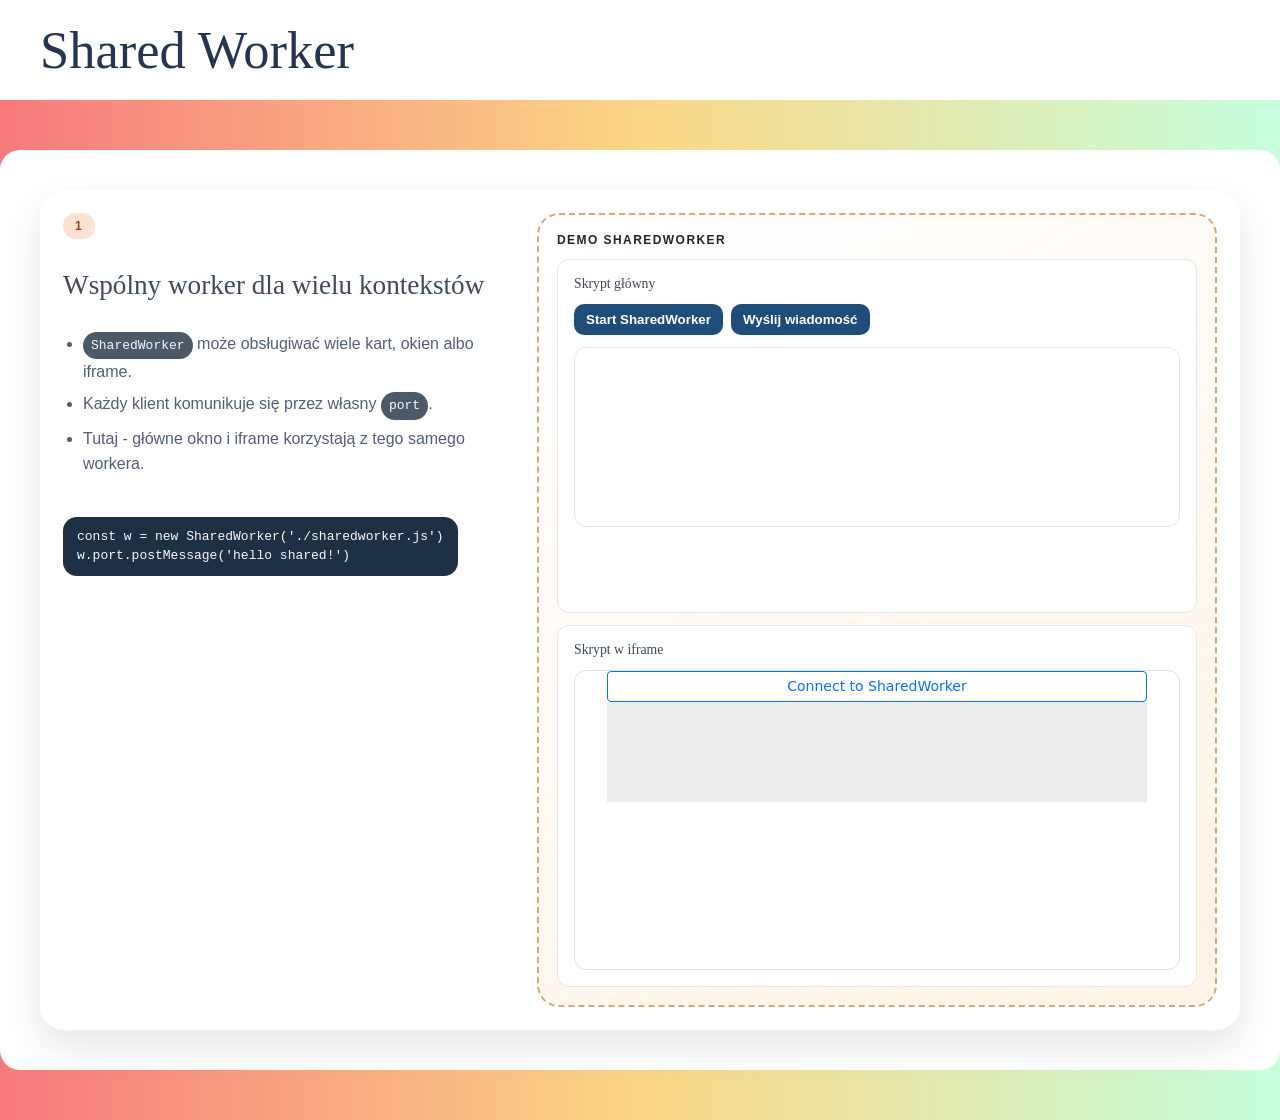
<file: konwersatoria/sp 6/SharedWorker/sharedWorkers1.html>
<!doctype html>
<html lang="en">
  <head>
    <meta charset="UTF-8" />
    <meta name="viewport" content="width=device-width, initial-scale=1.0" />
    <meta http-equiv="X-UA-Compatible" content="ie=edge" />

    <link rel="stylesheet" href="../main.css" />
    <link rel="stylesheet" href="../worker.css" />
    <title>SharedWorker</title>
    <style>
      .shared-grid {
        display: grid;
        gap: 12px;
        grid-template-columns: 1fr;
      }

      .shared-grid > * {
        min-width: 0;
      }

      .box {
        min-height: 320px;
      }

      .result-card.box {
        display: grid;
        align-content: start;
        gap: 12px;
        padding: 16px;
      }

      .with-iframe {
        display: flex;
        flex-direction: column;
      }

      h4 {
        margin: 0;
        font-family: Georgia, serif;
        font-weight: normal;
      }

      iframe {
        min-height: 300px;
        width: 100%;
        box-sizing: border-box;
        border: 1px solid #d8e1ee;
        border-radius: 12px;
        background: #fff;
      }

      .internal {
        min-height: 180px;
        padding: 12px;
        box-sizing: border-box;
        border-radius: 12px;
        background: #fff;
        border: 1px solid #e5e7eb;
        font-family: monospace;
        font-size: 0.85rem;
        color: #334155;
        overflow-wrap: anywhere;
      }
    </style>
  </head>

  <body>
    <!-- Shared Workers
    Workery współdzielony pomiędzy różnymi kontekstami (okna, iframe etc)
    
    Tworzenie:
    let sworker = new SharedWorker('worker.js');
    sworker.port.start()

    Worker:
    port.start()

    Komunikacja:
    sworker.port.postMessage('msg')

    worker file:
    port.onmessage = e => {}
     -->
    <header>
      <h1>Shared Worker</h1>
    </header>

    <main>
      <section class="grid-step">
        <div class="step-copy">
          <span class="step-number">1</span>
          <h2>Wspólny worker dla wielu kontekstów</h2>
          <ul>
            <li><code>SharedWorker</code> może obsługiwać wiele kart, okien albo iframe.</li>
            <li>Każdy klient komunikuje się przez własny <code>port</code>.</li>
            <li>Tutaj - główne okno i iframe korzystają z tego samego workera.</li>
          </ul>
          <code>
            const w = new SharedWorker('./sharedworker.js')<br />
            w.port.postMessage('hello shared!')
          </code>
        </div>

        <div class="demo-panel">
          <p class="token-label">Demo SharedWorker</p>
          <div class="shared-grid">
            <div class="result-card box">
              <h4>Skrypt główny</h4>
              <div class="demo-controls">
                <button type="button" id="startstop">Start SharedWorker</button>
                <button type="button" id="sendMessage">Wyślij wiadomość</button>
              </div>
              <div class="internal"></div>
            </div>

            <div class="result-card box with-iframe">
              <h4>Skrypt w iframe</h4>
              <iframe src="./sharedWorkers2.html" title="Shared Worker iframe demo"></iframe>
            </div>
          </div>
        </div>
      </section>
    </main>

    <script type="module">
      let w

      document.querySelector('#startstop').addEventListener('click', event => {
        if (w instanceof SharedWorker) {
          w.port.postMessage('terminate')
          w = undefined
          event.target.innerHTML = 'Start Shared Worker'
        } else {
          w = new SharedWorker(new URL('./sharedworker.js', import.meta.url), { type: 'module' })
          w.port.start()
          w.port.onmessage = function (e) {
            console.log(`[main script - msg from worker]: ${e.data}`)
            document.querySelector('.internal').innerHTML = e.data + '<br>' + document.querySelector('.internal').innerHTML
          }
          console.log('SharedWorker start', w)
          event.target.innerHTML = 'Stop Shared Worker'
        }
      })

      document.querySelector('#sendMessage').addEventListener('click', () => {
        w.port.postMessage('hello shared!')
      })
    </script>
  </body>
</html>
</file>
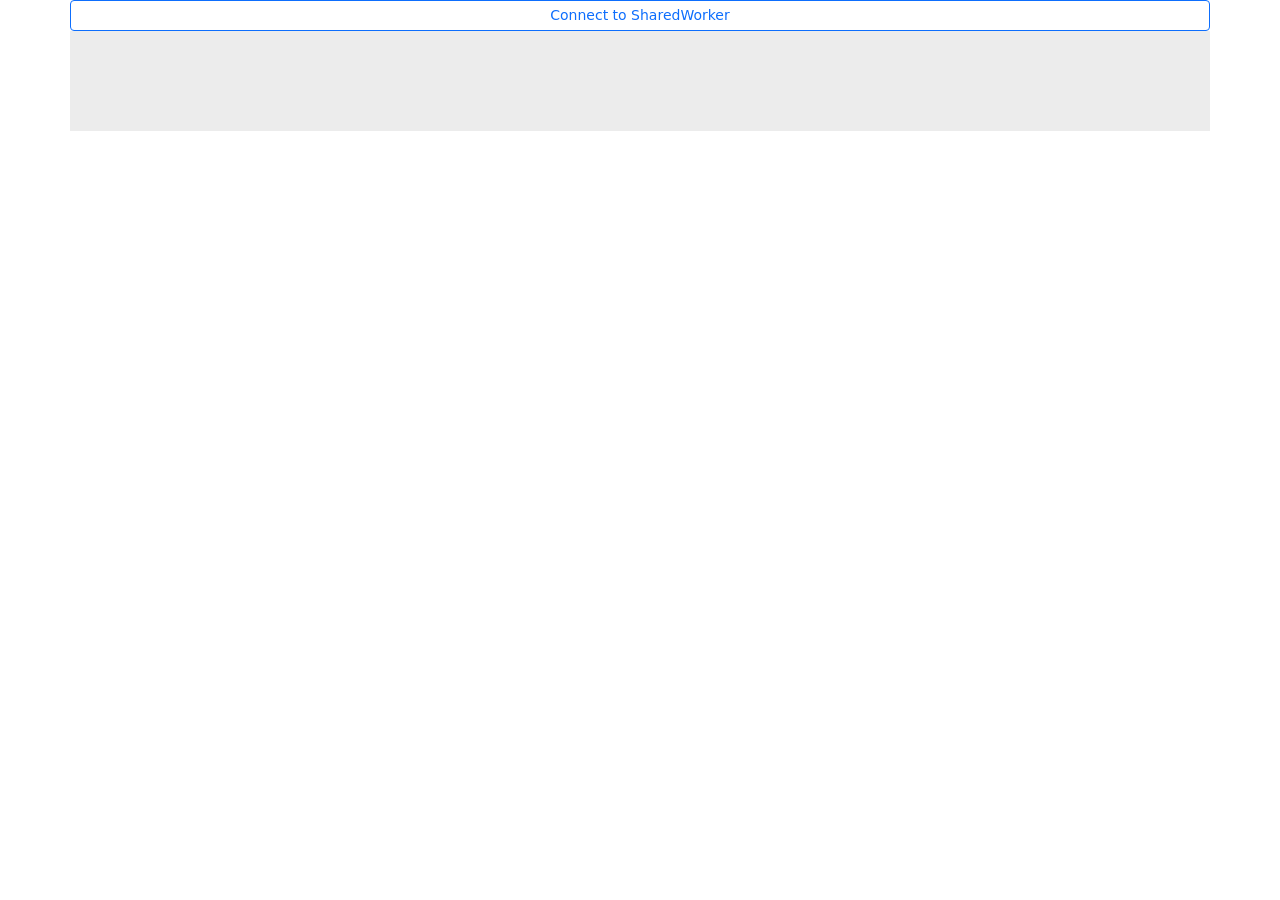
<file: konwersatoria/sp 6/SharedWorker/sharedWorkers2.html>
<!doctype html>
<html lang="en">
  <head>
    <meta charset="UTF-8" />
    <meta name="viewport" content="width=device-width, initial-scale=1.0" />
    <meta http-equiv="X-UA-Compatible" content="ie=edge" />

    <!-- Latest compiled and minified CSS & JS -->
    <link rel="stylesheet" media="screen" href="https://cdn.jsdelivr.net/npm/bootstrap@5.2.3/dist/css/bootstrap.min.css" />
    <title>WebWorker</title>
    <style>
      body {
        background: none;
      }

      #box {
        width: 100%;
        min-height: 100px;
        /* margin: 60px 0; */
        background: #ececec;
      }
    </style>
  </head>

  <body>
    <div class="container">
      <div class="row">
        <button type="button" class="btn btn-outline-primary btn-sm" id="startstop">Connect to SharedWorker</button>
      </div>
      <div class="row">
        <div id="box"></div>
      </div>
    </div>
    <script type="module">
      let w
      document.querySelector('#startstop').addEventListener('click', event => {
        if (!w) {
          w = new SharedWorker(new URL('./sharedworker.js', import.meta.url), { type: 'module' })
          w.port.start()
          w.port.addEventListener('message', workerMessage)
          event.target.textContent = 'Disconnect from SharedWorker'
        } else {
          w.port.postMessage('close')
          w.port.removeEventListener('message', workerMessage)
          w.port.close()
          w = undefined
          event.target.textContent = 'Connect to SharedWorker'
        }
      })

      function workerMessage(e) {
        document.querySelector('#box').innerHTML = e.data + '<br>' + document.querySelector('#box').innerHTML
      }
    </script>
  </body>
</html>
</file>
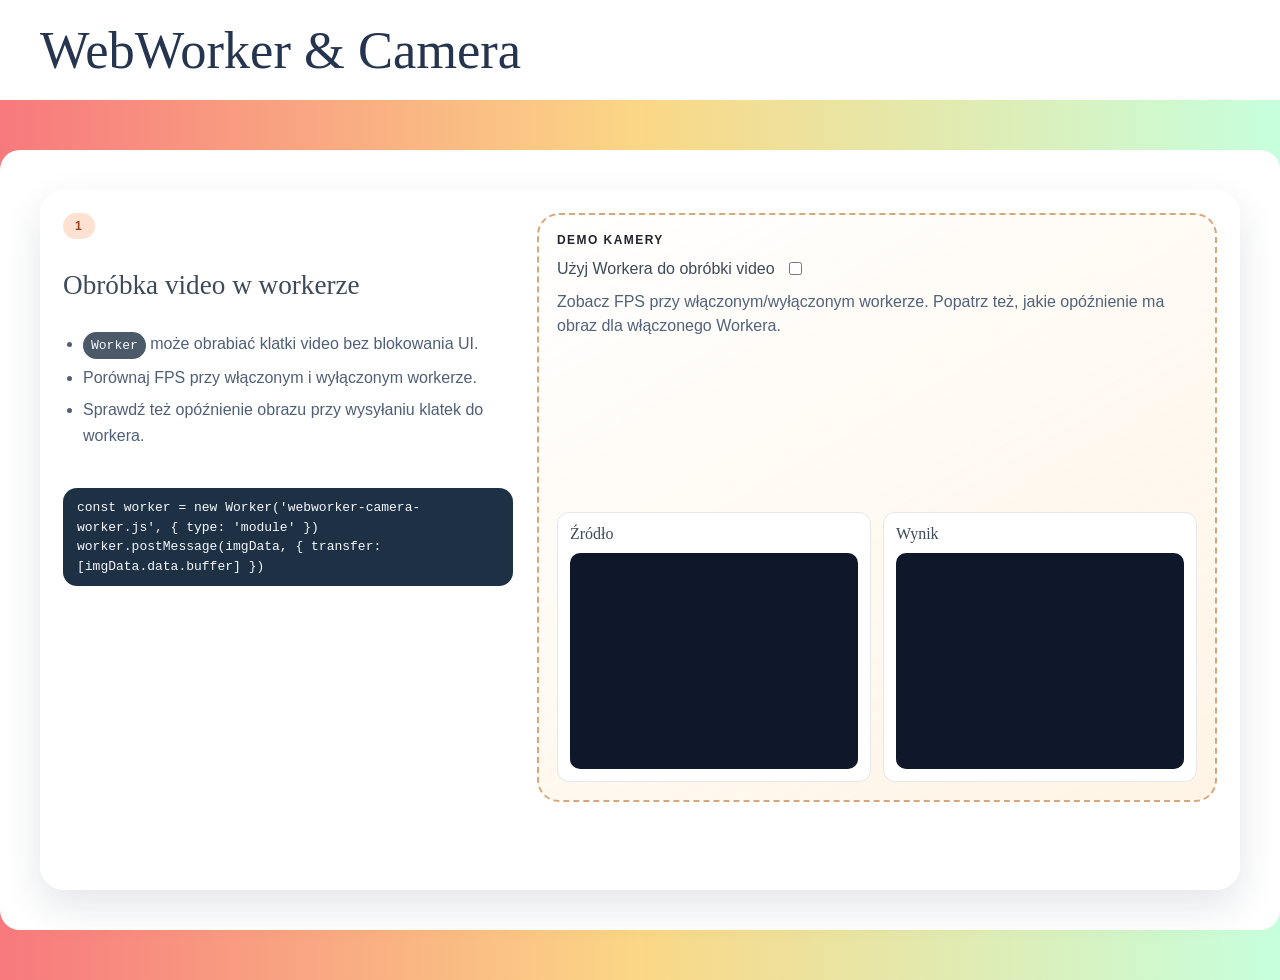
<file: konwersatoria/sp 6/WebWorker/webworker-camera.html>
<!doctype html>
<html lang="en">
  <head>
    <meta charset="UTF-8" />
    <meta name="viewport" content="width=device-width, initial-scale=1.0" />
    <title>WebWorker &amp; Camera</title>
    <script src="webworker-camera.js" type="module"></script>
    <link rel="stylesheet" href="../main.css" />
    <style>
      .camera-panel {
        display: grid;
        gap: 12px;
        align-content: start;
      }

      .camera-controls {
        display: flex;
        flex-wrap: wrap;
        align-items: center;
        gap: 10px;
      }

      .camera-note {
        margin: 0;
        color: #51627a;
        line-height: 1.5;
      }

      .camera-stage {
        display: grid;
        gap: 12px;
        grid-template-columns: repeat(auto-fit, minmax(240px, 1fr));
      }

      .camera-stage video {
        display: none;
      }

      .camera-frame {
        display: grid;
        gap: 10px;
        padding: 12px;
        border-radius: 12px;
        background: #fff;
        border: 1px solid #e5e7eb;
      }

      .camera-frame strong {
        font-family: Georgia, serif;
        font-weight: normal;
      }

      canvas {
        width: 100%;
        height: auto;
        display: block;
        border-radius: 10px;
        background: #0f172a;
      }

      #source,
      #target {
        aspect-ratio: 4 / 3;
      }

      @media (max-width: 900px) {
        .grid-step {
          grid-template-columns: 1fr;
        }
      }
    </style>
    <style></style>
  </head>

  <body>
    <header>
      <h1>WebWorker &amp; Camera</h1>
    </header>

    <main>
      <section class="grid-step">
        <div class="step-copy">
          <span class="step-number">1</span>
          <h2>Obróbka video w workerze</h2>
          <ul>
            <li><code>Worker</code> może obrabiać klatki video bez blokowania UI.</li>
            <li>Porównaj FPS przy włączonym i wyłączonym workerze.</li>
            <li>Sprawdź też opóźnienie obrazu przy wysyłaniu klatek do workera.</li>
          </ul>
          <code>
            const worker = new Worker('webworker-camera-worker.js', { type: 'module' })<br />
            worker.postMessage(imgData, { transfer: [imgData.data.buffer] })
          </code>
        </div>

        <div class="demo-panel camera-panel">
          <p class="token-label">Demo kamery</p>
          <div class="camera-controls">
            <label for="with-worker">Użyj Workera do obróbki video</label>
            <input type="checkbox" name="with-worker" id="with-worker" />
          </div>
          <p class="camera-note">Zobacz FPS przy włączonym/wyłączonym workerze. Popatrz też, jakie opóźnienie ma obraz dla włączonego Workera.</p>
          <video></video>
          <div class="camera-stage">
            <div class="camera-frame">
              <strong>Źródło</strong>
              <canvas width="800" height="600" id="source"></canvas>
            </div>
            <div class="camera-frame">
              <strong>Wynik</strong>
              <canvas width="800" height="600" id="target"></canvas>
            </div>
          </div>
        </div>
      </section>
    </main>
  </body>
</html>
</file>
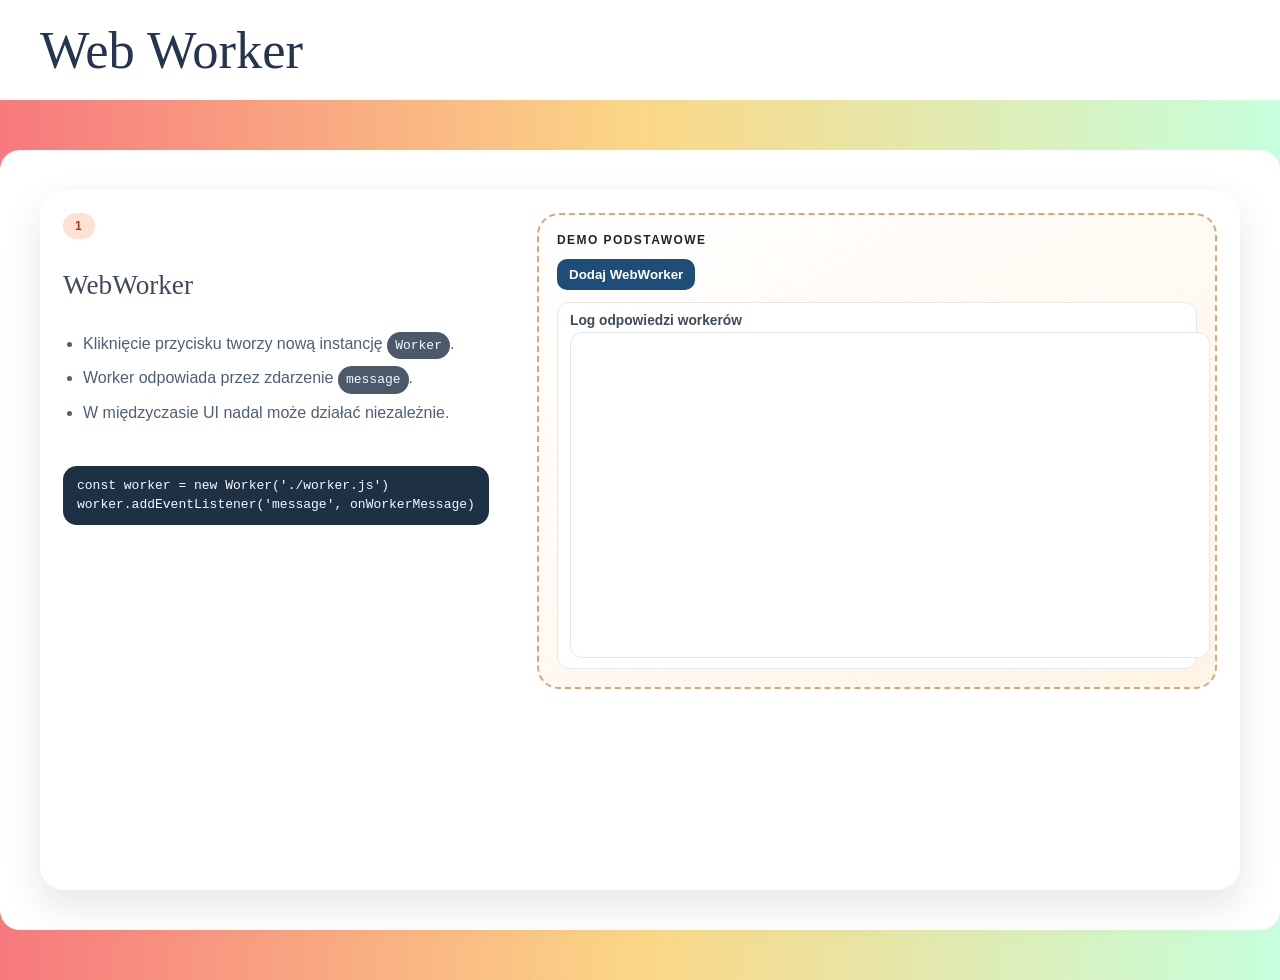
<file: konwersatoria/sp 6/WebWorker/webworker.html>
<!doctype html>
<html lang="en">
  <head>
    <meta charset="UTF-8" />
    <meta name="viewport" content="width=device-width, initial-scale=1.0" />
    <meta http-equiv="X-UA-Compatible" content="ie=edge" />
    <link rel="stylesheet" href="../main.css" />
    <link rel="stylesheet" href="../worker.css" />
    <title>WebWorker</title>
    <style>
      .legacy-worker-panel {
        align-content: start;
      }

      #box {
        width: 100%;
        min-height: 300px;
        padding: 12px;
        border-radius: 12px;
        background: #fff;
        border: 1px solid #e5e7eb;
        font-family: monospace;
        font-size: 0.85rem;
        color: #334155;
        overflow-wrap: anywhere;
      }
    </style>
  </head>

  <body>
    <!-- 
        Worker to skrypt który jest wykonywany w osobnym wątku (można to zobaczyć robiąc breakpointa w głównym wątku:)
        Osobny wątek nie blokuje głównego wątku w którym zawsze realizowane jest rysowanie DOM aplikacji
        Blokowanie DOM: https://codepen.io/SitePoint/pen/GzLPJV
        Rodzaje workerów: Worker, ServiceWorker, SharedWorker

    1. Start workera: w = new Worker(worker.js). Same origin policy lub dataURI zamiast pliku.
        dataURI = new Worker("data:text/javascript;charset=US-ASCII,onmessage%20%3D%20function%20%28oEvent%29%20%7B%0A%09postMessage%28%7B%0A%09%09%22id%22%3A%20oEvent.data.id%2C%0A%09%09%22evaluated%22%3A%20eval%28oEvent.data.code%29%0A%09%7D%29%3B%0A%7D");
    2. Najważniejsze eventy nadawane przez obiekt workera: message i  error.
    4. Zamykanie workera: w.terminate() (lub close() z poziomu workera)
    5. Komunikacja worker->main: postMessage(msg). Dane są kopiowane, nie ma referencji. 
        W przypadku dużych ilości danych -> Transferrable Objects
    6. Worker ma swój Global context (DedicatedWorkerGlobalScope zamiast Window)
    7. Można utworzyć wiele workerów (również z tego samego pliku)
    8. Worker jest zatrzymywany przy wyjściu/reload strony
    9. Workers nie jest zatrzymywany ani spowalniany gdy strona traci focus
    9. Z poziomu workera nie mamy dostępu do wszystki API:
    https://developer.mozilla.org/en-US/docs/Web/API/Web_Workers_API/Functions_and_classes_available_to_workers
        Najważniejsze: nie ma obiektu document, nie ma Storage
    10. Można ładować zewnętrzne skrypty z workera: importScripts('./someScript.js');
    MDN: https://developer.mozilla.org/pl/docs/Web/Guide/Performance/Uzycie_web_workers

    -->
    <!--Ale na co to komu (source: html5rocks.com)
        Prefetching/caching danych
        Wymagające obliczeniowo operacje (audio/video/ai etc)
        Komunikacja z serwerem w tle 
        Serwowanie wielu usługom danych z API typu GPS/Gyro       
        Obsługa offline(ServiceWorker)
        Obsługa powiadomień Notification z akcjami (ServiceWorker)
        Obsługa powiadomień Push (ServiceWorker)
    -->
    <!--
        Debugowanie:
        1. Jak zwykły JS (worker)
        2. Developer tools->Application (ServiceWorker)
        3. chrome://inspect (shared workers, service workers)
    -->

    <!-- 
        Gdy chcesz przekazać duże ilości danych: Transferrable Objects
       Lista TO: https://developer.mozilla.org/en-US/docs/Glossary/Transferable_objects#supported_objects

        TO to obiekty które są "transferowane" pomiędzy różnymi kontekstami - czyli są dostępne tylko w jednym kontekście w danym czasie
       W komunikacji Main<->Worker często wykorzystujemy ArrayBuffer (jest to jeden z TO)
       1. Źródło: tablica arrayBuffer po post będzie pusta, literally 'transferred'
        2. worker.postMessage(data, arrayItems);
        3. arrayItems to zawsze talica obiektów ArrayBuffer
        4. window.postMessage(arrayBuffer, targetOrigin, [arrayBuffer]); 

        // structuredClone(), przykład z MDN
        // 16MB = 1024 * 1024 * 16
        const uInt8Array = Uint8Array.from({ length: 1024 * 1024 * 16 }, (v, i) => i);
        console.log('Before transfer source array size:', uInt8Array.byteLength, { uInt8Array });
        
        const transferred = structuredClone(uInt8Array, { transfer: [uInt8Array.buffer] });
        console.log('After transfer: ', uInt8Array.byteLength, { uInt8Array, transferred });
 
    -->

    <header>
      <h1>Web Worker</h1>
    </header>

    <main>
      <section class="grid-step">
        <div class="step-copy">
          <span class="step-number">1</span>
          <h2>WebWorker</h2>
          <ul>
            <li>Kliknięcie przycisku tworzy nową instancję <code>Worker</code>.</li>
            <li>Worker odpowiada przez zdarzenie <code>message</code>.</li>
            <li>W międzyczasie UI nadal może działać niezależnie.</li>
          </ul>
          <code>
            const worker = new Worker('./worker.js')<br />
            worker.addEventListener('message', onWorkerMessage)
          </code>
        </div>

        <div class="demo-panel legacy-worker-panel">
          <p class="token-label">Demo podstawowe</p>
          <div class="demo-controls">
            <button type="button" id="add-worker">Dodaj WebWorker</button>
          </div>
          <div class="result-card">
            <strong>Log odpowiedzi workerów</strong>
            <div id="box"></div>
          </div>
        </div>
      </section>
    </main>

    <script type="text/javascript">
      // 16MB = 1024 * 1024 * 16
      // const uInt8Array = Uint8Array.from({ length: 1024 * 1024 * 16 }, (v, i) => i);
      // console.log('Before transfer source array size:', uInt8Array.byteLength, { uInt8Array });

      // const transferred = structuredClone(uInt8Array, { transfer: [uInt8Array.buffer] });
      // console.log('After transfer: ', uInt8Array.byteLength, { uInt8Array, transferred })

      const workers = []
      const hash = Math.random() * 1000
      let isCounterActive = false

      app()

      function app() {
        listenToNewWorkerButton()
      }

      function listenToNewWorkerButton() {
        document.querySelector('#add-worker').addEventListener('click', () => {
          createWorker()
          showBlockingModal()
          logCounterToConsole()
        })
      }
      function showBlockingModal() {
        setTimeout(() => alert('wisimy...'), 3000)
      }
      function createWorker() {
        const worker = new Worker('./worker.js')
        worker.addEventListener('message', onWorkerMessage)
        workers.push(worker)
      }

      function onWorkerMessage(e) {
        document.querySelector('#box').innerHTML = e.data + '<br>' + document.querySelector('#box').innerHTML
      }
      function logCounterToConsole() {
        if (isCounterActive) {
          return
        }
        setInterval(() => {
          console.count('timer')
        }, 100)
        isCounterActive = true
      }
    </script>
  </body>
</html>
</file>
<file: konwersatoria/sp 7/Collections/main.css>
:root {
  --ink: #223047;
  --muted: #4f5f77;
  --accent: #ec5a2f;
  --accent-soft: #ffe1d2;
  --panel: #ffffffd6;
  --dash: #d7a77b;
  --surface: #fff8f1;
  --surface-strong: #ffffff;
  --space-xs: 0.5rem;
  --space-sm: 0.75rem;
  --space-md: 1rem;
  --space-lg: 1.5rem;
  --space-xl: 2rem;
  --radius-sm: 12px;
  --radius-lg: 18px;
  --radius-xl: 24px;
  --shadow-soft: 0 16px 38px rgba(34, 48, 71, 0.12);
  --shadow-pop: 0 22px 44px rgba(34, 48, 71, 0.18);
  --fluid-step: 0.9rem + 1.3vw;
}

body {
  font-family: 'Trebuchet MS', sans-serif;
  color: var(--ink);
}

header h1 {
  font-family: Georgia, serif;
  font-size: clamp(2rem, 1.2rem + 2.6vw, 3.3rem);
  color: #25344f;
}

main {
  width: min(1200px, calc(100% - 40px));
  margin-left: auto;
  margin-right: auto;
  display: grid;
  gap: 24px;
}

.grid-step {
  display: grid;
  grid-template-columns: minmax(340px, 450px) minmax(0, 1fr);
  gap: 24px;
  align-items: start;
  padding: 22px;
  border-radius: 24px;
  background: var(--panel);
  border: 1px solid #ffffff;
  box-shadow: var(--shadow-soft);
}

.step-number {
  display: inline-block;
  margin-bottom: 12px;
  padding: 6px 12px;
  border-radius: 999px;
  background: var(--accent-soft);
  color: #9c3f1f;
  font-size: 12px;
  font-weight: 700;
  letter-spacing: 0.08em;
}

.step-copy {
  display: flex;
  flex-direction: column;
  align-items: flex-start;
  gap: 20px;
}

.step-copy h2 {
  margin: 0 0 10px;
  font-family: Georgia, serif;
  font-size: 1.7rem;
}

.step-copy ul {
  margin: 0 0 14px;
  padding-left: 20px;
  line-height: 1.6;
  color: var(--muted);
}

.step-copy li {
  margin-bottom: 6px;
}

code {
  display: inline-block;
  padding: 10px 14px;
  border-radius: 14px;
  background: #1e3044;
  color: #f6f9ff;
  font-size: 13px;
  line-height: 1.5;
}
li code {
  padding: 4px 8px;
  background: #1e3044cc;
}

.demo-panel {
  display: grid;
  gap: 12px;
  padding: 18px;
  min-height: 170px;
  border: 2px dashed var(--dash);
  border-radius: 22px;
  background: linear-gradient(150deg, #ffffffcf, #fff4e5);
}

.demo-output {
  display: grid;
  gap: 8px;
}

.demo-row {
  margin: 0;
  padding: 10px 12px;
  border-radius: 10px;
  background: #ffffff;
  border: 1px solid #d8e1ee;
  color: #2a3f5a;
  font-family: 'Trebuchet MS', sans-serif;
  font-size: 0.95rem;
}

.token-label {
  margin: 0;
  text-transform: uppercase;
  letter-spacing: 0.12em;
  font-size: 12px;
  font-weight: 700;
  color: #20252d;
}

.demo-tokens {
  grid-template-columns: repeat(auto-fit, minmax(180px, 1fr));
}

.token-card {
  display: grid;
  align-content: end;
  gap: var(--space-sm);
  min-height: 128px;
  padding: var(--space-lg);
  border-radius: var(--radius-lg);
  color: white;
  background: linear-gradient(135deg, var(--accent), #ff8f62);
  box-shadow: var(--shadow-pop);
}

.token-card strong {
  font-size: 1.2rem;
}

.token-card--alt {
  background: linear-gradient(135deg, #37586d, #5e94a8);
}

.token-card--soft {
  background: linear-gradient(135deg, #2f744d, #4fb37d);
}

.demo-scope {
  grid-template-columns: repeat(auto-fit, minmax(180px, 1fr));
}

.scope-card {
  --card-accent: #ec5a2f;
  --card-surface: color-mix(in srgb, var(--card-accent) 12%, white);
  display: grid;
  gap: var(--space-sm);
  padding: var(--space-lg);
  border-radius: var(--radius-lg);
  background: var(--card-surface);
  border: 1px solid color-mix(in srgb, var(--card-accent) 35%, white);
  box-shadow: var(--shadow-soft);
}

.scope-card h3,
.theme-panel h3 {
  font-family: Georgia, serif;
  margin: 0;
}

.scope-card p:not(.token-label),
.theme-panel p:not(.token-label) {
  margin: 0;
  line-height: 1.6;
}

.scope-card--cool {
  --card-accent: #4160ff;
}

.scope-card--mint {
  --card-accent: #17906f;
}

.demo-fallback {
  align-content: center;
  grid-template-columns: repeat(auto-fit, minmax(180px, 1fr));
}

.fallback-chip {
  display: grid;
  place-items: center;
  min-height: 92px;
  padding: var(--space-md);
  border-radius: 999px;
  color: var(--badge-ink, #223047);
  background: var(--badge-bg, #ffe7dd);
  border: 1px solid var(--badge-border, #f1b39a);
  font-weight: 700;
}

.fallback-chip--custom {
  --badge-ink: #f3f7ff;
  --badge-bg: #2748d8;
  --badge-border: #1c3bbf;
}

.demo-theme-switch {
  grid-template-columns: repeat(auto-fit, minmax(240px, 1fr));
}

.theme-panel {
  --surface-local: #fff9f2;
  --ink-local: #223047;
  --accent-local: #ec5a2f;
  display: grid;
  gap: var(--space-sm);
  padding: var(--space-lg);
  border-radius: var(--radius-xl);
  background: var(--surface-local);
  color: var(--ink-local);
  border: 1px solid color-mix(in srgb, var(--accent-local) 25%, white);
  box-shadow: var(--shadow-soft);
}

.theme-panel[data-theme='dark'] {
  --surface-local: #1d2737;
  --ink-local: #f3f7ff;
  --accent-local: #79a8ff;
}

.theme-panel[data-theme='dark'] .token-label {
  color: #b8c8e6;
}

.demo-system {
  align-content: center;
}

.system-stack {
  display: grid;
  gap: var(--space-sm);
}

.system-row {
  display: grid;
  grid-template-columns: minmax(120px, 160px) minmax(0, 1fr);
  gap: var(--space-md);
  align-items: center;
  padding: var(--space-md) var(--space-lg);
  border-radius: var(--radius-lg);
  background: var(--surface-strong);
  border: 1px solid #d6dfeb;
}

.system-row span:first-child {
  font-weight: 700;
  color: #20344a;
}

.system-row span:last-child {
  color: #5d6d84;
}

.demo-theme-builder {
  display: grid;
  grid-template-columns: minmax(200px, 1fr) minmax(200px, 1fr);
  gap: 12px;
}

.palette-board {
  display: grid;
  gap: var(--space-sm);
  grid-template-columns: repeat(2, minmax(0, 1fr));
  grid-column: 1 / -1;
}

.palette-swatch {
  display: grid;
  place-items: center;
  min-height: 84px;
  border-radius: var(--radius-lg);
  font-weight: 700;
  border: 1px solid rgba(34, 48, 71, 0.12);
}

.palette-surface {
  background: #fff8f1;
  color: #223047;
}

.palette-ink {
  background: #223047;
  color: #f4f8ff;
}

.palette-accent {
  background: #ec5a2f;
  color: #fff;
}

.palette-accent-soft {
  background: color-mix(in srgb, #ec5a2f 20%, white);
  color: #7a2e17;
}

.theme-preview-card {
  --surface: #fff8f1;
  --ink-local: #223047;
  --accent: #ec5a2f;
  --accent-soft-local: color-mix(in srgb, var(--accent) 20%, white);
  display: grid;
  align-content: start;
  gap: var(--space-sm);
  padding: var(--space-lg);
  border-radius: var(--radius-xl);
  background: var(--surface);
  color: var(--ink-local);
  border: 1px solid color-mix(in srgb, var(--accent) 30%, white);
}

.theme-preview-card h3,
.theme-preview-card p {
  margin: 0;
}

.theme-preview-card button {
  justify-self: start;
  margin-top: 6px;
  padding: 10px 16px;
  border-radius: 999px;
  border: 1px solid color-mix(in srgb, var(--accent) 40%, black 10%);
  background: var(--accent);
  color: #fff;
  font-weight: 700;
  box-shadow: 0 10px 24px color-mix(in srgb, var(--accent) 28%, transparent);
}

.theme-green {
  --surface: #f0f8f4;
  --ink-local: #1a3d2d;
  --accent: #17906f;
}

.theme-green button {
  border-color: color-mix(in srgb, #17906f 40%, black 10%);
}

@media (max-width: 920px) {
  .grid-step {
    grid-template-columns: 1fr;
  }

  .demo-theme-builder {
    grid-template-columns: 1fr;
  }

  .system-row {
    grid-template-columns: 1fr;
  }
}

body {
  margin: 0;
  padding: 0;
  font-family: 'Segoe UI', Tahoma, Geneva, Verdana, sans-serif;
  background: linear-gradient(to right, #f7797d, #fbd786, #c6ffdd);
  color: #3e4a5a;
}
header {
  background: white;
  margin: 0;
  padding: 20px 40px;
}
h1 {
  margin: 0;
  padding: 0;
  font-family: serif;
  font-weight: normal;
}
h2,
h3 {
  margin: 0;
  font-family: Georgia, 'Times New Roman', Times, serif;
  font-weight: normal;
  line-height: 1.1;
}

main {
  min-height: 700px;
  background: #fff;
  margin: 50px auto;
  padding: 40px;
  border-radius: 20px;
}
a {
  color: #4a72b2;
  text-decoration: none;
}
button {
  padding: 4px 10px;
  border: 1px solid #999;
}
</file>
<file: konwersatoria/sp 7/CustomEvents/main.css>
:root {
  --ink: #223047;
  --muted: #4f5f77;
  --accent: #ec5a2f;
  --accent-soft: #ffe1d2;
  --panel: #ffffffd6;
  --dash: #d7a77b;
  --surface: #fff8f1;
  --surface-strong: #ffffff;
  --space-xs: 0.5rem;
  --space-sm: 0.75rem;
  --space-md: 1rem;
  --space-lg: 1.5rem;
  --space-xl: 2rem;
  --radius-sm: 12px;
  --radius-lg: 18px;
  --radius-xl: 24px;
  --shadow-soft: 0 16px 38px rgba(34, 48, 71, 0.12);
  --shadow-pop: 0 22px 44px rgba(34, 48, 71, 0.18);
  --fluid-step: 0.9rem + 1.3vw;
}

body {
  font-family: 'Trebuchet MS', sans-serif;
  color: var(--ink);
}

header h1 {
  font-family: Georgia, serif;
  font-size: clamp(2rem, 1.2rem + 2.6vw, 3.3rem);
  color: #25344f;
}

main {
  width: min(1200px, calc(100% - 40px));
  margin-left: auto;
  margin-right: auto;
  display: grid;
  gap: 24px;
}

.grid-step {
  display: grid;
  grid-template-columns: minmax(340px, 450px) minmax(0, 1fr);
  gap: 24px;
  align-items: start;
  padding: 22px;
  border-radius: 24px;
  background: var(--panel);
  border: 1px solid #ffffff;
  box-shadow: var(--shadow-soft);
}

.step-number {
  display: inline-block;
  margin-bottom: 12px;
  padding: 6px 12px;
  border-radius: 999px;
  background: var(--accent-soft);
  color: #9c3f1f;
  font-size: 12px;
  font-weight: 700;
  letter-spacing: 0.08em;
}

.step-copy {
  display: flex;
  flex-direction: column;
  align-items: flex-start;
  gap: 20px;
}

.step-copy h2 {
  margin: 0 0 10px;
  font-family: Georgia, serif;
  font-size: 1.7rem;
}

.step-copy ul {
  margin: 0 0 14px;
  padding-left: 20px;
  line-height: 1.6;
  color: var(--muted);
}

.step-copy li {
  margin-bottom: 6px;
}

code {
  display: inline-block;
  padding: 10px 14px;
  border-radius: 14px;
  background: #1e3044;
  color: #f6f9ff;
  font-size: 13px;
  line-height: 1.5;
}
li code {
  padding: 4px 8px;
  background: #1e3044cc;
}

.demo-panel {
  display: grid;
  gap: 12px;
  padding: 18px;
  min-height: 170px;
  border: 2px dashed var(--dash);
  border-radius: 22px;
  background: linear-gradient(150deg, #ffffffcf, #fff4e5);
}

.demo-output {
  display: grid;
  gap: 8px;
}

.demo-row {
  margin: 0;
  padding: 10px 12px;
  border-radius: 10px;
  background: #ffffff;
  border: 1px solid #d8e1ee;
  color: #2a3f5a;
  font-family: 'Trebuchet MS', sans-serif;
  font-size: 0.95rem;
}

.token-label {
  margin: 0;
  text-transform: uppercase;
  letter-spacing: 0.12em;
  font-size: 12px;
  font-weight: 700;
  color: #20252d;
}

.demo-tokens {
  grid-template-columns: repeat(auto-fit, minmax(180px, 1fr));
}

.token-card {
  display: grid;
  align-content: end;
  gap: var(--space-sm);
  min-height: 128px;
  padding: var(--space-lg);
  border-radius: var(--radius-lg);
  color: white;
  background: linear-gradient(135deg, var(--accent), #ff8f62);
  box-shadow: var(--shadow-pop);
}

.token-card strong {
  font-size: 1.2rem;
}

.token-card--alt {
  background: linear-gradient(135deg, #37586d, #5e94a8);
}

.token-card--soft {
  background: linear-gradient(135deg, #2f744d, #4fb37d);
}

.demo-scope {
  grid-template-columns: repeat(auto-fit, minmax(180px, 1fr));
}

.scope-card {
  --card-accent: #ec5a2f;
  --card-surface: color-mix(in srgb, var(--card-accent) 12%, white);
  display: grid;
  gap: var(--space-sm);
  padding: var(--space-lg);
  border-radius: var(--radius-lg);
  background: var(--card-surface);
  border: 1px solid color-mix(in srgb, var(--card-accent) 35%, white);
  box-shadow: var(--shadow-soft);
}

.scope-card h3,
.theme-panel h3 {
  font-family: Georgia, serif;
  margin: 0;
}

.scope-card p:not(.token-label),
.theme-panel p:not(.token-label) {
  margin: 0;
  line-height: 1.6;
}

.scope-card--cool {
  --card-accent: #4160ff;
}

.scope-card--mint {
  --card-accent: #17906f;
}

.demo-fallback {
  align-content: center;
  grid-template-columns: repeat(auto-fit, minmax(180px, 1fr));
}

.fallback-chip {
  display: grid;
  place-items: center;
  min-height: 92px;
  padding: var(--space-md);
  border-radius: 999px;
  color: var(--badge-ink, #223047);
  background: var(--badge-bg, #ffe7dd);
  border: 1px solid var(--badge-border, #f1b39a);
  font-weight: 700;
}

.fallback-chip--custom {
  --badge-ink: #f3f7ff;
  --badge-bg: #2748d8;
  --badge-border: #1c3bbf;
}

.demo-theme-switch {
  grid-template-columns: repeat(auto-fit, minmax(240px, 1fr));
}

.theme-panel {
  --surface-local: #fff9f2;
  --ink-local: #223047;
  --accent-local: #ec5a2f;
  display: grid;
  gap: var(--space-sm);
  padding: var(--space-lg);
  border-radius: var(--radius-xl);
  background: var(--surface-local);
  color: var(--ink-local);
  border: 1px solid color-mix(in srgb, var(--accent-local) 25%, white);
  box-shadow: var(--shadow-soft);
}

.theme-panel[data-theme='dark'] {
  --surface-local: #1d2737;
  --ink-local: #f3f7ff;
  --accent-local: #79a8ff;
}

.theme-panel[data-theme='dark'] .token-label {
  color: #b8c8e6;
}

.demo-system {
  align-content: center;
}

.system-stack {
  display: grid;
  gap: var(--space-sm);
}

.system-row {
  display: grid;
  grid-template-columns: minmax(120px, 160px) minmax(0, 1fr);
  gap: var(--space-md);
  align-items: center;
  padding: var(--space-md) var(--space-lg);
  border-radius: var(--radius-lg);
  background: var(--surface-strong);
  border: 1px solid #d6dfeb;
}

.system-row span:first-child {
  font-weight: 700;
  color: #20344a;
}

.system-row span:last-child {
  color: #5d6d84;
}

.demo-theme-builder {
  display: grid;
  grid-template-columns: minmax(200px, 1fr) minmax(200px, 1fr);
  gap: 12px;
}

.palette-board {
  display: grid;
  gap: var(--space-sm);
  grid-template-columns: repeat(2, minmax(0, 1fr));
  grid-column: 1 / -1;
}

.palette-swatch {
  display: grid;
  place-items: center;
  min-height: 84px;
  border-radius: var(--radius-lg);
  font-weight: 700;
  border: 1px solid rgba(34, 48, 71, 0.12);
}

.palette-surface {
  background: #fff8f1;
  color: #223047;
}

.palette-ink {
  background: #223047;
  color: #f4f8ff;
}

.palette-accent {
  background: #ec5a2f;
  color: #fff;
}

.palette-accent-soft {
  background: color-mix(in srgb, #ec5a2f 20%, white);
  color: #7a2e17;
}

.theme-preview-card {
  --surface: #fff8f1;
  --ink-local: #223047;
  --accent: #ec5a2f;
  --accent-soft-local: color-mix(in srgb, var(--accent) 20%, white);
  display: grid;
  align-content: start;
  gap: var(--space-sm);
  padding: var(--space-lg);
  border-radius: var(--radius-xl);
  background: var(--surface);
  color: var(--ink-local);
  border: 1px solid color-mix(in srgb, var(--accent) 30%, white);
}

.theme-preview-card h3,
.theme-preview-card p {
  margin: 0;
}

.theme-preview-card button {
  justify-self: start;
  margin-top: 6px;
  padding: 10px 16px;
  border-radius: 999px;
  border: 1px solid color-mix(in srgb, var(--accent) 40%, black 10%);
  background: var(--accent);
  color: #fff;
  font-weight: 700;
  box-shadow: 0 10px 24px color-mix(in srgb, var(--accent) 28%, transparent);
}

.theme-green {
  --surface: #f0f8f4;
  --ink-local: #1a3d2d;
  --accent: #17906f;
}

.theme-green button {
  border-color: color-mix(in srgb, #17906f 40%, black 10%);
}

@media (max-width: 920px) {
  .grid-step {
    grid-template-columns: 1fr;
  }

  .demo-theme-builder {
    grid-template-columns: 1fr;
  }

  .system-row {
    grid-template-columns: 1fr;
  }
}

body {
  margin: 0;
  padding: 0;
  font-family: 'Segoe UI', Tahoma, Geneva, Verdana, sans-serif;
  background: linear-gradient(to right, #f7797d, #fbd786, #c6ffdd);
  color: #3e4a5a;
}
header {
  background: white;
  margin: 0;
  padding: 20px 40px;
}
h1 {
  margin: 0;
  padding: 0;
  font-family: serif;
  font-weight: normal;
}
h2,
h3 {
  margin: 0;
  font-family: Georgia, 'Times New Roman', Times, serif;
  font-weight: normal;
  line-height: 1.1;
}

main {
  min-height: 700px;
  background: #fff;
  margin: 50px auto;
  padding: 40px;
  border-radius: 20px;
}
a {
  color: #4a72b2;
  text-decoration: none;
}
button {
  padding: 4px 10px;
  border: 1px solid #999;
}
</file>
<file: konwersatoria/sp 4/main.css>
:root {
  --ink: #223047;
  --muted: #4f5f77;
  --accent: #ec5a2f;
  --accent-soft: #ffe1d2;
  --panel: #ffffffd6;
  --dash: #d7a77b;
  --surface: #fff8f1;
  --surface-strong: #ffffff;
  --space-xs: 0.5rem;
  --space-sm: 0.75rem;
  --space-md: 1rem;
  --space-lg: 1.5rem;
  --space-xl: 2rem;
  --radius-sm: 12px;
  --radius-lg: 18px;
  --radius-xl: 24px;
  --shadow-soft: 0 16px 38px rgba(34, 48, 71, 0.12);
  --shadow-pop: 0 22px 44px rgba(34, 48, 71, 0.18);
  --fluid-step: 0.9rem + 1.3vw;
}

body {
  font-family: 'Trebuchet MS', sans-serif;
  color: var(--ink);
}

header h1 {
  font-family: Georgia, serif;
  font-size: clamp(2rem, 1.2rem + 2.6vw, 3.3rem);
  color: #25344f;
}

main {
  width: min(1200px, calc(100% - 40px));
  margin-left: auto;
  margin-right: auto;
  display: grid;
  gap: 24px;
}

.grid-step {
  display: grid;
  grid-template-columns: minmax(340px, 450px) minmax(0, 1fr);
  gap: 24px;
  align-items: start;
  padding: 22px;
  border-radius: 24px;
  background: var(--panel);
  border: 1px solid #ffffff;
  box-shadow: var(--shadow-soft);
}

.step-number {
  display: inline-block;
  margin-bottom: 12px;
  padding: 6px 12px;
  border-radius: 999px;
  background: var(--accent-soft);
  color: #9c3f1f;
  font-size: 12px;
  font-weight: 700;
  letter-spacing: 0.08em;
}

.step-copy {
  display: flex;
  flex-direction: column;
  align-items: flex-start;
  gap: 20px;
}

.step-copy h2 {
  margin: 0 0 10px;
  font-family: Georgia, serif;
  font-size: 1.7rem;
}

.step-copy ul {
  margin: 0 0 14px;
  padding-left: 20px;
  line-height: 1.6;
  color: var(--muted);
}

.step-copy li {
  margin-bottom: 6px;
}

code {
  display: inline-block;
  padding: 10px 14px;
  border-radius: 14px;
  background: #1e3044;
  color: #f6f9ff;
  font-size: 13px;
  line-height: 1.5;
}
li code {
  padding: 4px 8px;
  background: #1e3044cc;
}

.demo-panel {
  display: grid;
  gap: 12px;
  padding: 18px;
  min-height: 170px;
  border: 2px dashed var(--dash);
  border-radius: 22px;
  background: linear-gradient(150deg, #ffffffcf, #fff4e5);
}

.token-label {
  margin: 0;
  text-transform: uppercase;
  letter-spacing: 0.12em;
  font-size: 12px;
  font-weight: 700;
  color: #20252d;
}

.demo-tokens {
  grid-template-columns: repeat(auto-fit, minmax(180px, 1fr));
}

.token-card {
  display: grid;
  align-content: end;
  gap: var(--space-sm);
  min-height: 128px;
  padding: var(--space-lg);
  border-radius: var(--radius-lg);
  color: white;
  background: linear-gradient(135deg, var(--accent), #ff8f62);
  box-shadow: var(--shadow-pop);
}

.token-card strong {
  font-size: 1.2rem;
}

.token-card--alt {
  background: linear-gradient(135deg, #37586d, #5e94a8);
}

.token-card--soft {
  background: linear-gradient(135deg, #2f744d, #4fb37d);
}

.demo-scope {
  grid-template-columns: repeat(auto-fit, minmax(180px, 1fr));
}

.scope-card {
  --card-accent: #ec5a2f;
  --card-surface: color-mix(in srgb, var(--card-accent) 12%, white);
  display: grid;
  gap: var(--space-sm);
  padding: var(--space-lg);
  border-radius: var(--radius-lg);
  background: var(--card-surface);
  border: 1px solid color-mix(in srgb, var(--card-accent) 35%, white);
  box-shadow: var(--shadow-soft);
}

.scope-card h3,
.theme-panel h3 {
  font-family: Georgia, serif;
  margin: 0;
}

.scope-card p:not(.token-label),
.theme-panel p:not(.token-label) {
  margin: 0;
  line-height: 1.6;
}

.scope-card--cool {
  --card-accent: #4160ff;
}

.scope-card--mint {
  --card-accent: #17906f;
}

.demo-fallback {
  align-content: center;
  grid-template-columns: repeat(auto-fit, minmax(180px, 1fr));
}

.fallback-chip {
  display: grid;
  place-items: center;
  min-height: 92px;
  padding: var(--space-md);
  border-radius: 999px;
  color: var(--badge-ink, #223047);
  background: var(--badge-bg, #ffe7dd);
  border: 1px solid var(--badge-border, #f1b39a);
  font-weight: 700;
}

.fallback-chip--custom {
  --badge-ink: #f3f7ff;
  --badge-bg: #2748d8;
  --badge-border: #1c3bbf;
}

.demo-theme-switch {
  grid-template-columns: repeat(auto-fit, minmax(240px, 1fr));
}

.theme-panel {
  --surface-local: #fff9f2;
  --ink-local: #223047;
  --accent-local: #ec5a2f;
  display: grid;
  gap: var(--space-sm);
  padding: var(--space-lg);
  border-radius: var(--radius-xl);
  background: var(--surface-local);
  color: var(--ink-local);
  border: 1px solid color-mix(in srgb, var(--accent-local) 25%, white);
  box-shadow: var(--shadow-soft);
}

.theme-panel[data-theme='dark'] {
  --surface-local: #1d2737;
  --ink-local: #f3f7ff;
  --accent-local: #79a8ff;
}

.theme-panel[data-theme='dark'] .token-label {
  color: #b8c8e6;
}

.demo-system {
  align-content: center;
}

.system-stack {
  display: grid;
  gap: var(--space-sm);
}

.system-row {
  display: grid;
  grid-template-columns: minmax(120px, 160px) minmax(0, 1fr);
  gap: var(--space-md);
  align-items: center;
  padding: var(--space-md) var(--space-lg);
  border-radius: var(--radius-lg);
  background: var(--surface-strong);
  border: 1px solid #d6dfeb;
}

.system-row span:first-child {
  font-weight: 700;
  color: #20344a;
}

.system-row span:last-child {
  color: #5d6d84;
}

.demo-theme-builder {
  display: grid;
  grid-template-columns: minmax(200px, 1fr) minmax(200px, 1fr);
  gap: 12px;
}

.palette-board {
  display: grid;
  gap: var(--space-sm);
  grid-template-columns: repeat(2, minmax(0, 1fr));
  grid-column: 1 / -1;
}

.palette-swatch {
  display: grid;
  place-items: center;
  min-height: 84px;
  border-radius: var(--radius-lg);
  font-weight: 700;
  border: 1px solid rgba(34, 48, 71, 0.12);
}

.palette-surface {
  background: #fff8f1;
  color: #223047;
}

.palette-ink {
  background: #223047;
  color: #f4f8ff;
}

.palette-accent {
  background: #ec5a2f;
  color: #fff;
}

.palette-accent-soft {
  background: color-mix(in srgb, #ec5a2f 20%, white);
  color: #7a2e17;
}

.theme-preview-card {
  --surface: #fff8f1;
  --ink-local: #223047;
  --accent: #ec5a2f;
  --accent-soft-local: color-mix(in srgb, var(--accent) 20%, white);
  display: grid;
  align-content: start;
  gap: var(--space-sm);
  padding: var(--space-lg);
  border-radius: var(--radius-xl);
  background: var(--surface);
  color: var(--ink-local);
  border: 1px solid color-mix(in srgb, var(--accent) 30%, white);
}

.theme-preview-card h3,
.theme-preview-card p {
  margin: 0;
}

.theme-preview-card button {
  justify-self: start;
  margin-top: 6px;
  padding: 10px 16px;
  border-radius: 999px;
  border: 1px solid color-mix(in srgb, var(--accent) 40%, black 10%);
  background: var(--accent);
  color: #fff;
  font-weight: 700;
  box-shadow: 0 10px 24px color-mix(in srgb, var(--accent) 28%, transparent);
}

.theme-green {
  --surface: #f0f8f4;
  --ink-local: #1a3d2d;
  --accent: #17906f;
}

.theme-green button {
  border-color: color-mix(in srgb, #17906f 40%, black 10%);
}

@media (max-width: 920px) {
  .grid-step {
    grid-template-columns: 1fr;
  }

  .demo-theme-builder {
    grid-template-columns: 1fr;
  }

  .system-row {
    grid-template-columns: 1fr;
  }
}

body {
  margin: 0;
  padding: 0;
  font-family: 'Segoe UI', Tahoma, Geneva, Verdana, sans-serif;
  background: linear-gradient(to right, #f7797d, #fbd786, #c6ffdd);
  color: #3e4a5a;
}
header {
  background: white;
  margin: 0;
  padding: 20px 40px;
}
h1 {
  margin: 0;
  padding: 0;
  font-family: serif;
  font-weight: normal;
}
h2,
h3 {
  margin: 0;
  font-family: Georgia, 'Times New Roman', Times, serif;
  font-weight: normal;
  line-height: 1.1;
}

main {
  min-height: 700px;
  background: #fff;
  margin: 50px auto;
  padding: 40px;
  border-radius: 20px;
}
a {
  color: #4a72b2;
  text-decoration: none;
}
button {
  padding: 4px 10px;
  border: 1px solid #999;
}
</file>
<file: konwersatoria/sp 4/60-js-dom.css>
/* ── 60-js-dom.css – style demo paneli ──────────────────────────────── */

/* Wspólne elementy demo */
.demo-box {
  display: flex;
  flex-wrap: wrap;
  gap: 8px;
  min-height: 60px;
  padding: 12px 14px;
  background: var(--surface-strong, #fff);
  border: 1.5px dashed #c4b49a;
  border-radius: 14px;
}

.demo-hint {
  margin: 0;
  color: #9aa0aa;
  font-style: italic;
  font-size: 0.85rem;
}

.demo-log {
  width: 100%;
  margin: 4px 0 0;
  font-size: 0.78rem;
  font-family: monospace;
  color: #6366f1;
}

.demo-controls {
  display: flex;
  gap: 8px;
  flex-wrap: wrap;
}

.demo-controls button {
  padding: 7px 16px;
  border-radius: 999px;
  border: none;
  background: var(--accent, #ec5a2f);
  color: #fff;
  font-weight: 700;
  font-size: 0.82rem;
  cursor: pointer;
  letter-spacing: 0.04em;
  transition: opacity 0.15s;
}

.demo-controls button:hover {
  opacity: 0.85;
}

/* 1 – selectors */
.demo-selectors {
  align-content: start;
}

.selector-row {
  display: flex;
  gap: 8px;
}

.selector-row button {
  padding: 7px 16px;
  border-radius: 10px;
  border: 1px solid #d1d5db;
  background: white;
  cursor: pointer;
  font-size: 0.9rem;
}

.products-grid {
  display: grid;
  grid-template-columns: 1fr 1fr;
  gap: 10px;
  background: transparent;
  border: none;
  padding: 0;
  min-height: auto;
}

.product {
  background: white;
  border: 1px solid #e5e7eb;
  border-radius: 12px;
  padding: 10px;
}

.thumb {
  display: flex;
  align-items: center;
  justify-content: center;
  width: 100%;
  height: 60px;
  border-radius: 8px;
  margin-bottom: 6px;
  color: #111827;
  font-size: 0.78rem;
  font-weight: 700;
  letter-spacing: 0.06em;
  text-transform: uppercase;
}

.thumb-1 {
  background: linear-gradient(135deg, #bfdbfe 0%, #60a5fa 100%);
}

.thumb-2 {
  background: linear-gradient(135deg, #bbf7d0 0%, #34d399 100%);
}

.price {
  font-weight: 700;
  color: #0f766e;
  margin: 0;
  font-size: 0.88rem;
}

/* 4 – clone */
.source-btn {
  padding: 7px 16px;
  border-radius: 10px;
  border: 1px solid #d1d5db;
  background: white;
  cursor: pointer;
}

/* 5,6 – chips */
.dom-chip {
  display: inline-flex;
  align-items: center;
  padding: 4px 12px;
  border-radius: 999px;
  background: #dbeafe;
  color: #1e40af;
  font-size: 0.82rem;
  font-weight: 600;
}

.chip-ref {
  background: #fef3c7;
  color: #92400e;
}

/* 7 – styles */
.style-target {
  transition:
    background 0.3s,
    border-color 0.3s;
}

.style-target p {
  margin: 0;
  font-size: 0.88rem;
}

.style-target.highlighted {
  background: #fef3c7;
  border-color: #f59e0b;
}

/* 8 – attributes */
#attr-btn {
  align-self: flex-start;
}

/* 9 – sizes */
.sizes-scroll-box {
  overflow: auto;
  max-height: 80px;
  display: block;
}

.sizes-inner {
  width: 700px;
  white-space: nowrap;
  font-size: 0.85rem;
  color: #374151;
  padding: 4px 0;
}

.sizes-readout {
  display: grid;
  grid-template-columns: max-content 1fr;
  gap: 2px 14px;
  margin: 0;
  font-size: 0.78rem;
  font-family: monospace;
  color: #374151;
}

.sizes-readout dt {
  color: #6366f1;
  font-weight: 700;
}
.sizes-readout dd {
  margin: 0;
}
</file>
<file: konwersatoria/sp 4/65-dom-zdarzenia.css>
.demo-touch-events {
  align-content: start;
}

.touch-canvas {
  position: relative;
  width: 100%;
  min-height: 420px;
  overflow: hidden;
  background:
    linear-gradient(135deg, #edf4ff 0%, #e6fff6 100%),
    repeating-linear-gradient(0deg, rgba(34, 48, 71, 0.06) 0, rgba(34, 48, 71, 0.06) 1px, transparent 1px, transparent 18px),
    repeating-linear-gradient(90deg, rgba(34, 48, 71, 0.06) 0, rgba(34, 48, 71, 0.06) 1px, transparent 1px, transparent 18px);
  border: 1.5px dashed #8aa4c8;
}
.demo-panel {
  position: relative;
}

#brush {
  position: absolute;
  top: 20px;
  left: 28px;
  width: 56px;
  height: 56px;
  border-radius: 50%;
  border: none;
  background: radial-gradient(circle at 30% 30%, #ffffff 0%, #93c5fd 35%, #2563eb 100%);
  box-shadow: 0 8px 18px rgba(37, 99, 235, 0.28);
  color: #0f172a;
  font-size: 0.65rem;
  font-weight: 700;
  letter-spacing: 0.03em;
  touch-action: none;
  cursor: grab;
  z-index: 5;
}

#brush:active {
  cursor: grabbing;
}

.touch-ball {
  position: absolute;
}

.red {
  background: radial-gradient(circle at 30% 30%, #fff1f2 0%, #fb7185 40%, #be123c 100%) !important;
  box-shadow: 0 10px 18px rgba(190, 18, 60, 0.28) !important;
}

.pedzel {
  position: absolute;
  width: 22px;
  height: 22px;
  border-radius: 50%;
  background: radial-gradient(circle, rgba(56, 189, 248, 0.9) 0%, rgba(2, 132, 199, 0.9) 65%, rgba(3, 105, 161, 0.9) 100%);
  opacity: 0.9;
  pointer-events: none;
  transform: translate(-50%, -50%);
}

#canvas {
  width: 100%;
  height: 420px;
}

@media (max-width: 760px) {
  #brush {
    width: 48px;
    height: 48px;
    font-size: 0.58rem;
  }

  #canvas {
    height: 360px;
  }
}
</file>
<file: konwersatoria/sp 6/main.css>
:root {
  --ink: #223047;
  --muted: #4f5f77;
  --accent: #ec5a2f;
  --accent-soft: #ffe1d2;
  --panel: #ffffffd6;
  --dash: #d7a77b;
  --surface: #fff8f1;
  --surface-strong: #ffffff;
  --space-xs: 0.5rem;
  --space-sm: 0.75rem;
  --space-md: 1rem;
  --space-lg: 1.5rem;
  --space-xl: 2rem;
  --radius-sm: 12px;
  --radius-lg: 18px;
  --radius-xl: 24px;
  --shadow-soft: 0 16px 38px rgba(34, 48, 71, 0.12);
  --shadow-pop: 0 22px 44px rgba(34, 48, 71, 0.18);
  --fluid-step: 0.9rem + 1.3vw;
}

body {
  font-family: 'Trebuchet MS', sans-serif;
  color: var(--ink);
}

header h1 {
  font-family: Georgia, serif;
  font-size: clamp(2rem, 1.2rem + 2.6vw, 3.3rem);
  color: #25344f;
}

main {
  width: min(1200px, calc(100% - 40px));
  margin-left: auto;
  margin-right: auto;
  display: grid;
  gap: 24px;
}

.grid-step {
  display: grid;
  grid-template-columns: minmax(340px, 450px) minmax(0, 1fr);
  gap: 24px;
  align-items: start;
  padding: 22px;
  border-radius: 24px;
  background: var(--panel);
  border: 1px solid #ffffff;
  box-shadow: var(--shadow-soft);
}

.step-number {
  display: inline-block;
  margin-bottom: 12px;
  padding: 6px 12px;
  border-radius: 999px;
  background: var(--accent-soft);
  color: #9c3f1f;
  font-size: 12px;
  font-weight: 700;
  letter-spacing: 0.08em;
}

.step-copy {
  display: flex;
  flex-direction: column;
  align-items: flex-start;
  gap: 20px;
}

.step-copy h2 {
  margin: 0 0 10px;
  font-family: Georgia, serif;
  font-size: 1.7rem;
}

.step-copy ul {
  margin: 0 0 14px;
  padding-left: 20px;
  line-height: 1.6;
  color: var(--muted);
}

.step-copy li {
  margin-bottom: 6px;
}

code {
  display: inline-block;
  padding: 10px 14px;
  border-radius: 14px;
  background: #1e3044;
  color: #f6f9ff;
  font-size: 13px;
  line-height: 1.5;
}
li code {
  padding: 4px 8px;
  background: #1e3044cc;
}

.demo-panel {
  display: grid;
  gap: 12px;
  padding: 18px;
  min-height: 170px;
  border: 2px dashed var(--dash);
  border-radius: 22px;
  background: linear-gradient(150deg, #ffffffcf, #fff4e5);
}

.token-label {
  margin: 0;
  text-transform: uppercase;
  letter-spacing: 0.12em;
  font-size: 12px;
  font-weight: 700;
  color: #20252d;
}

.demo-tokens {
  grid-template-columns: repeat(auto-fit, minmax(180px, 1fr));
}

.token-card {
  display: grid;
  align-content: end;
  gap: var(--space-sm);
  min-height: 128px;
  padding: var(--space-lg);
  border-radius: var(--radius-lg);
  color: white;
  background: linear-gradient(135deg, var(--accent), #ff8f62);
  box-shadow: var(--shadow-pop);
}

.token-card strong {
  font-size: 1.2rem;
}

.token-card--alt {
  background: linear-gradient(135deg, #37586d, #5e94a8);
}

.token-card--soft {
  background: linear-gradient(135deg, #2f744d, #4fb37d);
}

.demo-scope {
  grid-template-columns: repeat(auto-fit, minmax(180px, 1fr));
}

.scope-card {
  --card-accent: #ec5a2f;
  --card-surface: color-mix(in srgb, var(--card-accent) 12%, white);
  display: grid;
  gap: var(--space-sm);
  padding: var(--space-lg);
  border-radius: var(--radius-lg);
  background: var(--card-surface);
  border: 1px solid color-mix(in srgb, var(--card-accent) 35%, white);
  box-shadow: var(--shadow-soft);
}

.scope-card h3,
.theme-panel h3 {
  font-family: Georgia, serif;
  margin: 0;
}

.scope-card p:not(.token-label),
.theme-panel p:not(.token-label) {
  margin: 0;
  line-height: 1.6;
}

.scope-card--cool {
  --card-accent: #4160ff;
}

.scope-card--mint {
  --card-accent: #17906f;
}

.demo-fallback {
  align-content: center;
  grid-template-columns: repeat(auto-fit, minmax(180px, 1fr));
}

.fallback-chip {
  display: grid;
  place-items: center;
  min-height: 92px;
  padding: var(--space-md);
  border-radius: 999px;
  color: var(--badge-ink, #223047);
  background: var(--badge-bg, #ffe7dd);
  border: 1px solid var(--badge-border, #f1b39a);
  font-weight: 700;
}

.fallback-chip--custom {
  --badge-ink: #f3f7ff;
  --badge-bg: #2748d8;
  --badge-border: #1c3bbf;
}

.demo-theme-switch {
  grid-template-columns: repeat(auto-fit, minmax(240px, 1fr));
}

.theme-panel {
  --surface-local: #fff9f2;
  --ink-local: #223047;
  --accent-local: #ec5a2f;
  display: grid;
  gap: var(--space-sm);
  padding: var(--space-lg);
  border-radius: var(--radius-xl);
  background: var(--surface-local);
  color: var(--ink-local);
  border: 1px solid color-mix(in srgb, var(--accent-local) 25%, white);
  box-shadow: var(--shadow-soft);
}

.theme-panel[data-theme='dark'] {
  --surface-local: #1d2737;
  --ink-local: #f3f7ff;
  --accent-local: #79a8ff;
}

.theme-panel[data-theme='dark'] .token-label {
  color: #b8c8e6;
}

.demo-system {
  align-content: center;
}

.system-stack {
  display: grid;
  gap: var(--space-sm);
}

.system-row {
  display: grid;
  grid-template-columns: minmax(120px, 160px) minmax(0, 1fr);
  gap: var(--space-md);
  align-items: center;
  padding: var(--space-md) var(--space-lg);
  border-radius: var(--radius-lg);
  background: var(--surface-strong);
  border: 1px solid #d6dfeb;
}

.system-row span:first-child {
  font-weight: 700;
  color: #20344a;
}

.system-row span:last-child {
  color: #5d6d84;
}

.demo-theme-builder {
  display: grid;
  grid-template-columns: minmax(200px, 1fr) minmax(200px, 1fr);
  gap: 12px;
}

.palette-board {
  display: grid;
  gap: var(--space-sm);
  grid-template-columns: repeat(2, minmax(0, 1fr));
  grid-column: 1 / -1;
}

.palette-swatch {
  display: grid;
  place-items: center;
  min-height: 84px;
  border-radius: var(--radius-lg);
  font-weight: 700;
  border: 1px solid rgba(34, 48, 71, 0.12);
}

.palette-surface {
  background: #fff8f1;
  color: #223047;
}

.palette-ink {
  background: #223047;
  color: #f4f8ff;
}

.palette-accent {
  background: #ec5a2f;
  color: #fff;
}

.palette-accent-soft {
  background: color-mix(in srgb, #ec5a2f 20%, white);
  color: #7a2e17;
}

.theme-preview-card {
  --surface: #fff8f1;
  --ink-local: #223047;
  --accent: #ec5a2f;
  --accent-soft-local: color-mix(in srgb, var(--accent) 20%, white);
  display: grid;
  align-content: start;
  gap: var(--space-sm);
  padding: var(--space-lg);
  border-radius: var(--radius-xl);
  background: var(--surface);
  color: var(--ink-local);
  border: 1px solid color-mix(in srgb, var(--accent) 30%, white);
}

.theme-preview-card h3,
.theme-preview-card p {
  margin: 0;
}

.theme-preview-card button {
  justify-self: start;
  margin-top: 6px;
  padding: 10px 16px;
  border-radius: 999px;
  border: 1px solid color-mix(in srgb, var(--accent) 40%, black 10%);
  background: var(--accent);
  color: #fff;
  font-weight: 700;
  box-shadow: 0 10px 24px color-mix(in srgb, var(--accent) 28%, transparent);
}

.theme-green {
  --surface: #f0f8f4;
  --ink-local: #1a3d2d;
  --accent: #17906f;
}

.theme-green button {
  border-color: color-mix(in srgb, #17906f 40%, black 10%);
}

@media (max-width: 920px) {
  .grid-step {
    grid-template-columns: 1fr;
  }

  .demo-theme-builder {
    grid-template-columns: 1fr;
  }

  .system-row {
    grid-template-columns: 1fr;
  }
}

body {
  margin: 0;
  padding: 0;
  font-family: 'Segoe UI', Tahoma, Geneva, Verdana, sans-serif;
  background: linear-gradient(to right, #f7797d, #fbd786, #c6ffdd);
  color: #3e4a5a;
}
header {
  background: white;
  margin: 0;
  padding: 20px 40px;
}
h1 {
  margin: 0;
  padding: 0;
  font-family: serif;
  font-weight: normal;
}
h2,
h3 {
  margin: 0;
  font-family: Georgia, 'Times New Roman', Times, serif;
  font-weight: normal;
  line-height: 1.1;
}

main {
  min-height: 700px;
  background: #fff;
  margin: 50px auto;
  padding: 40px;
  border-radius: 20px;
}
a {
  color: #4a72b2;
  text-decoration: none;
}
button {
  padding: 4px 10px;
  border: 1px solid #999;
}
</file>
<file: konwersatoria/sp 6/worker.css>
.status-grid {
  display: grid;
  gap: 10px;
  grid-template-columns: repeat(auto-fit, minmax(220px, 1fr));
}

.result-card {
  margin: 0;
  padding: 10px 12px;
  border-radius: 12px;
  background: #fff;
  border: 1px solid #e5e7eb;
  font-size: 0.86rem;
}

.result-card strong {
  display: inline-block;
  margin-bottom: 4px;
}

.result-card pre {
  margin: 0;
  white-space: pre-wrap;
  word-break: break-word;
  font-family: monospace;
  font-size: 0.78rem;
  color: #1f2937;
}

.result-list {
  margin: 0;
  padding-left: 18px;
  font-family: monospace;
  font-size: 0.8rem;
  color: #334155;
}

.result-list li {
  margin: 2px 0;
}

.demo-log {
  margin: 0;
  font-family: monospace;
  color: #27384f;
}

.demo-controls {
  display: flex;
  flex-wrap: wrap;
  gap: 8px;
}

.demo-controls input {
  min-width: 180px;
  flex: 1;
  padding: 8px 10px;
  border-radius: 10px;
  border: 1px solid #cdd5df;
  font: inherit;
}

.demo-controls button {
  border: 0;
  border-radius: 10px;
  padding: 8px 12px;
  background: #1f4d7a;
  color: #fff;
  font-weight: 700;
  cursor: pointer;
}

.demo-controls button:hover {
  background: #184064;
}

.demo-controls button:disabled {
  background: #94a3b8;
  cursor: not-allowed;
}

@media (max-width: 900px) {
  .grid-step {
    grid-template-columns: 1fr;
  }
}
</file>
<file: konwersatoria/sp 6/ServiceWorker/service-worker.css>
.service-worker-panel {
  align-content: start;
}

.service-worker-list {
  margin: 0;
}

.gallery-card {
  padding: 12px;
  border-radius: 12px;
  background: #fff;
  border: 1px solid #e5e7eb;
}

#gallery {
  display: grid;
  gap: 10px;
  overflow: hidden;
  grid-template-columns: repeat(4, minmax(0, 1fr));
}

#gallery img {
  display: block;
  width: 100%;
  border-radius: 10px;
  aspect-ratio: 1 / 1;
  object-fit: cover;
  box-shadow: 0 8px 18px rgba(34, 48, 71, 0.12);
}

#net-status {
  margin: 0;
}

#status-online {
  color: #15803d;
}

#status-offline {
  color: #dc2626;
}

.lifecycle-card {
  padding: 12px;
}

.lifecycle-image {
  display: block;
  width: 100%;
  border-radius: 10px;
}

@media (max-width: 900px) {
  #gallery {
    grid-template-columns: repeat(3, minmax(0, 1fr));
  }
}

@media (max-width: 640px) {
  #gallery {
    grid-template-columns: repeat(2, minmax(0, 1fr));
  }
}
</file>
